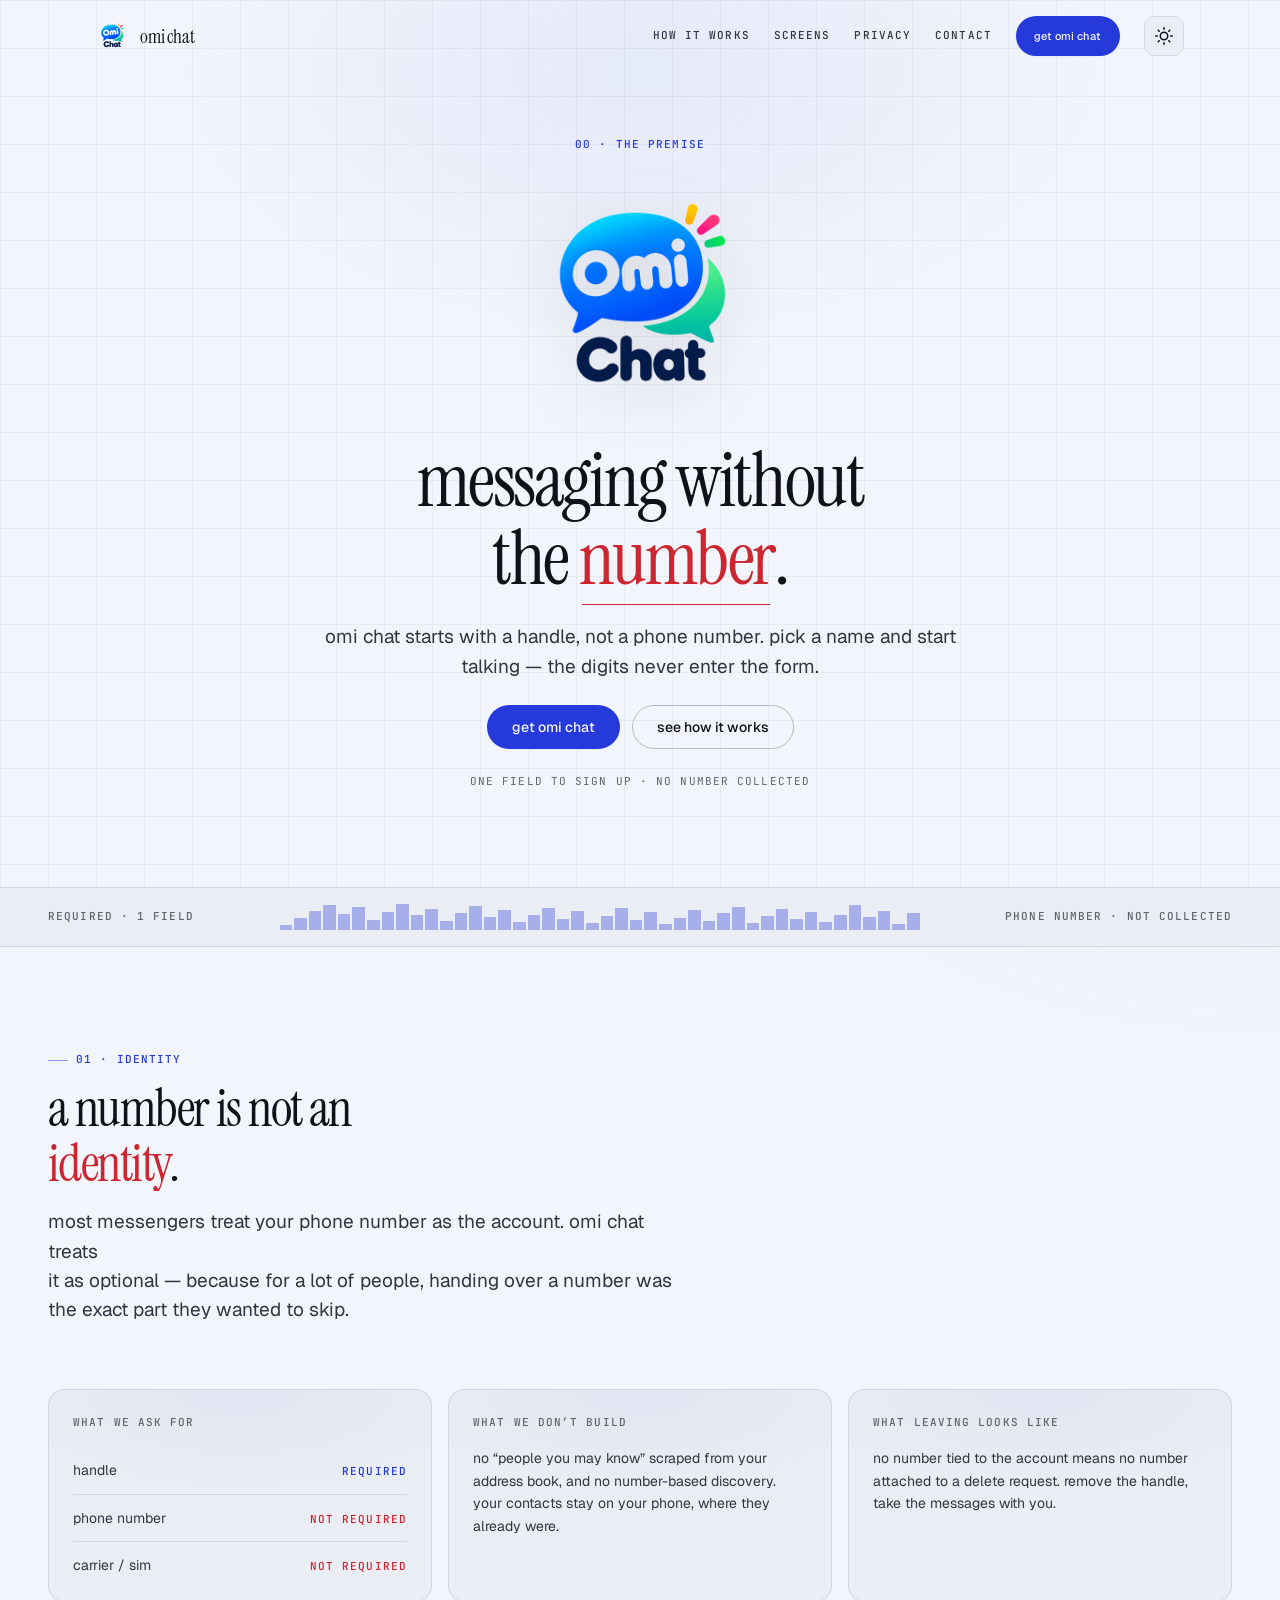
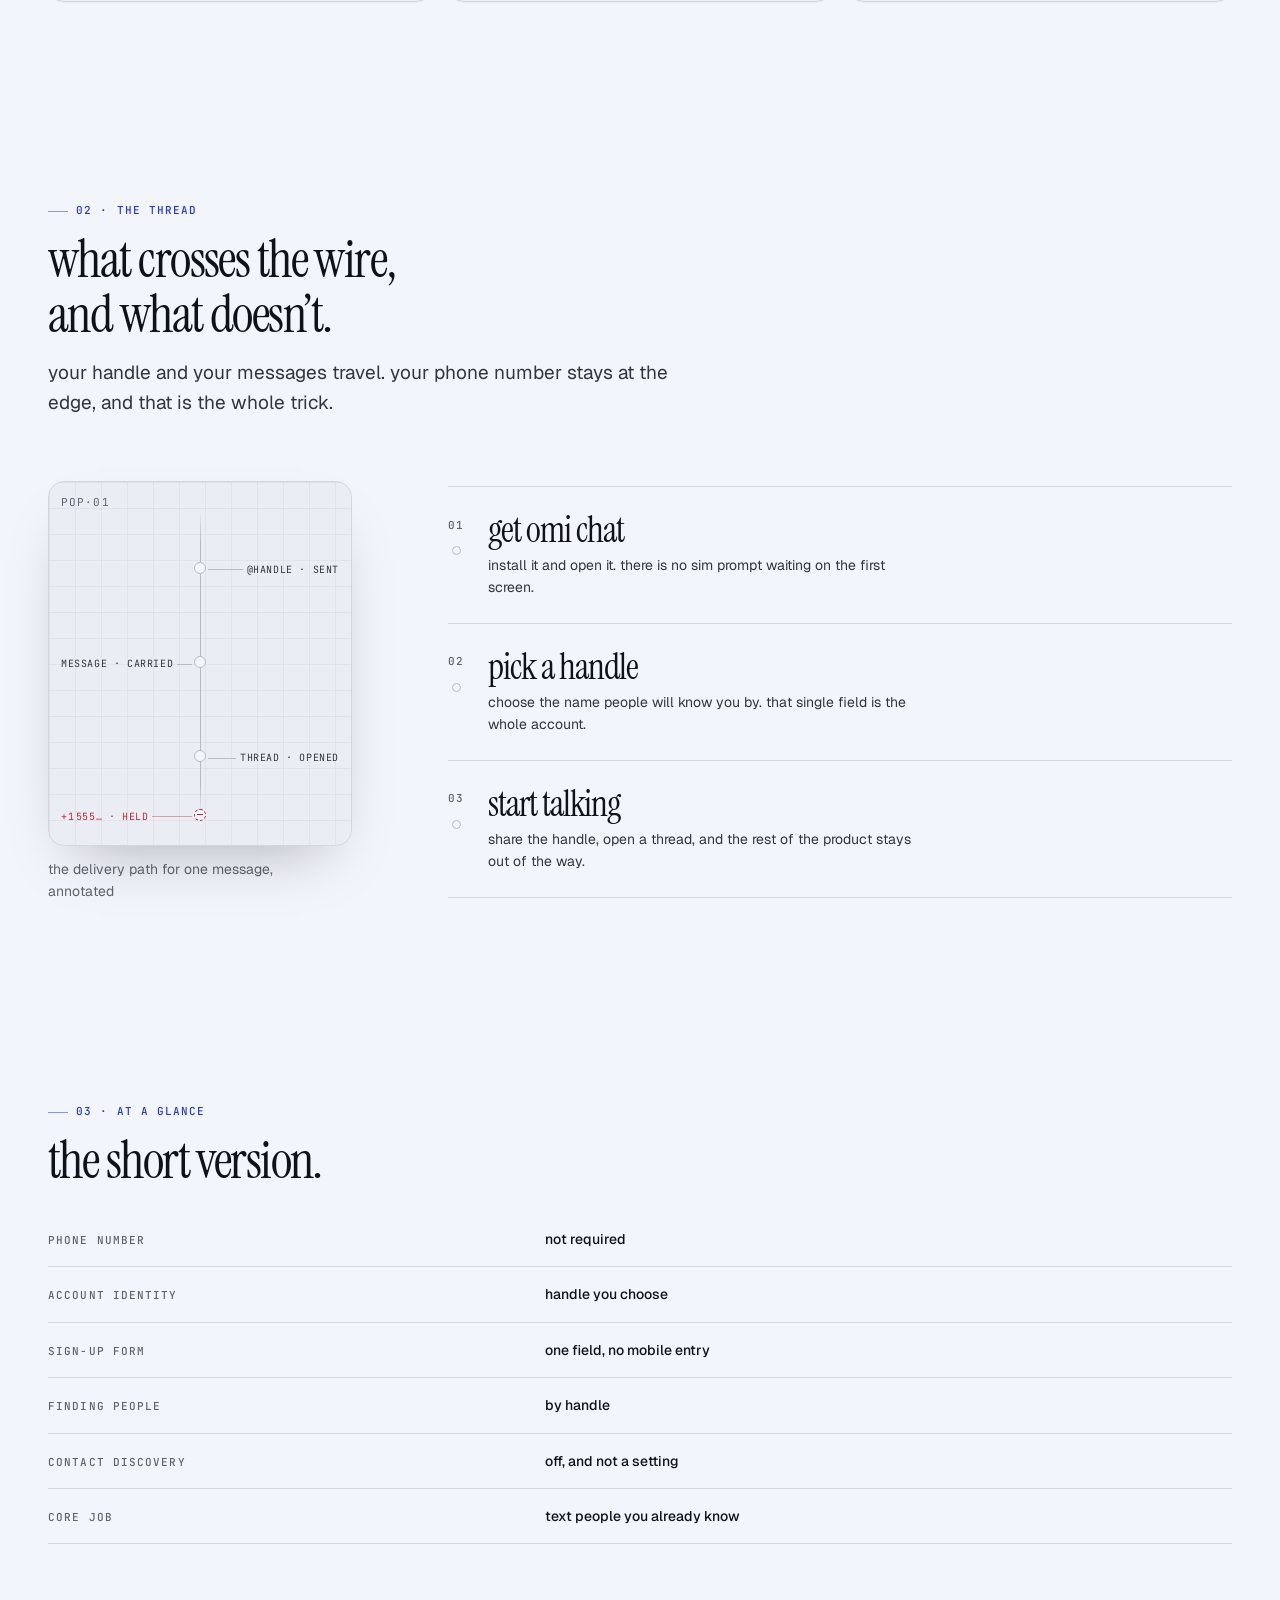
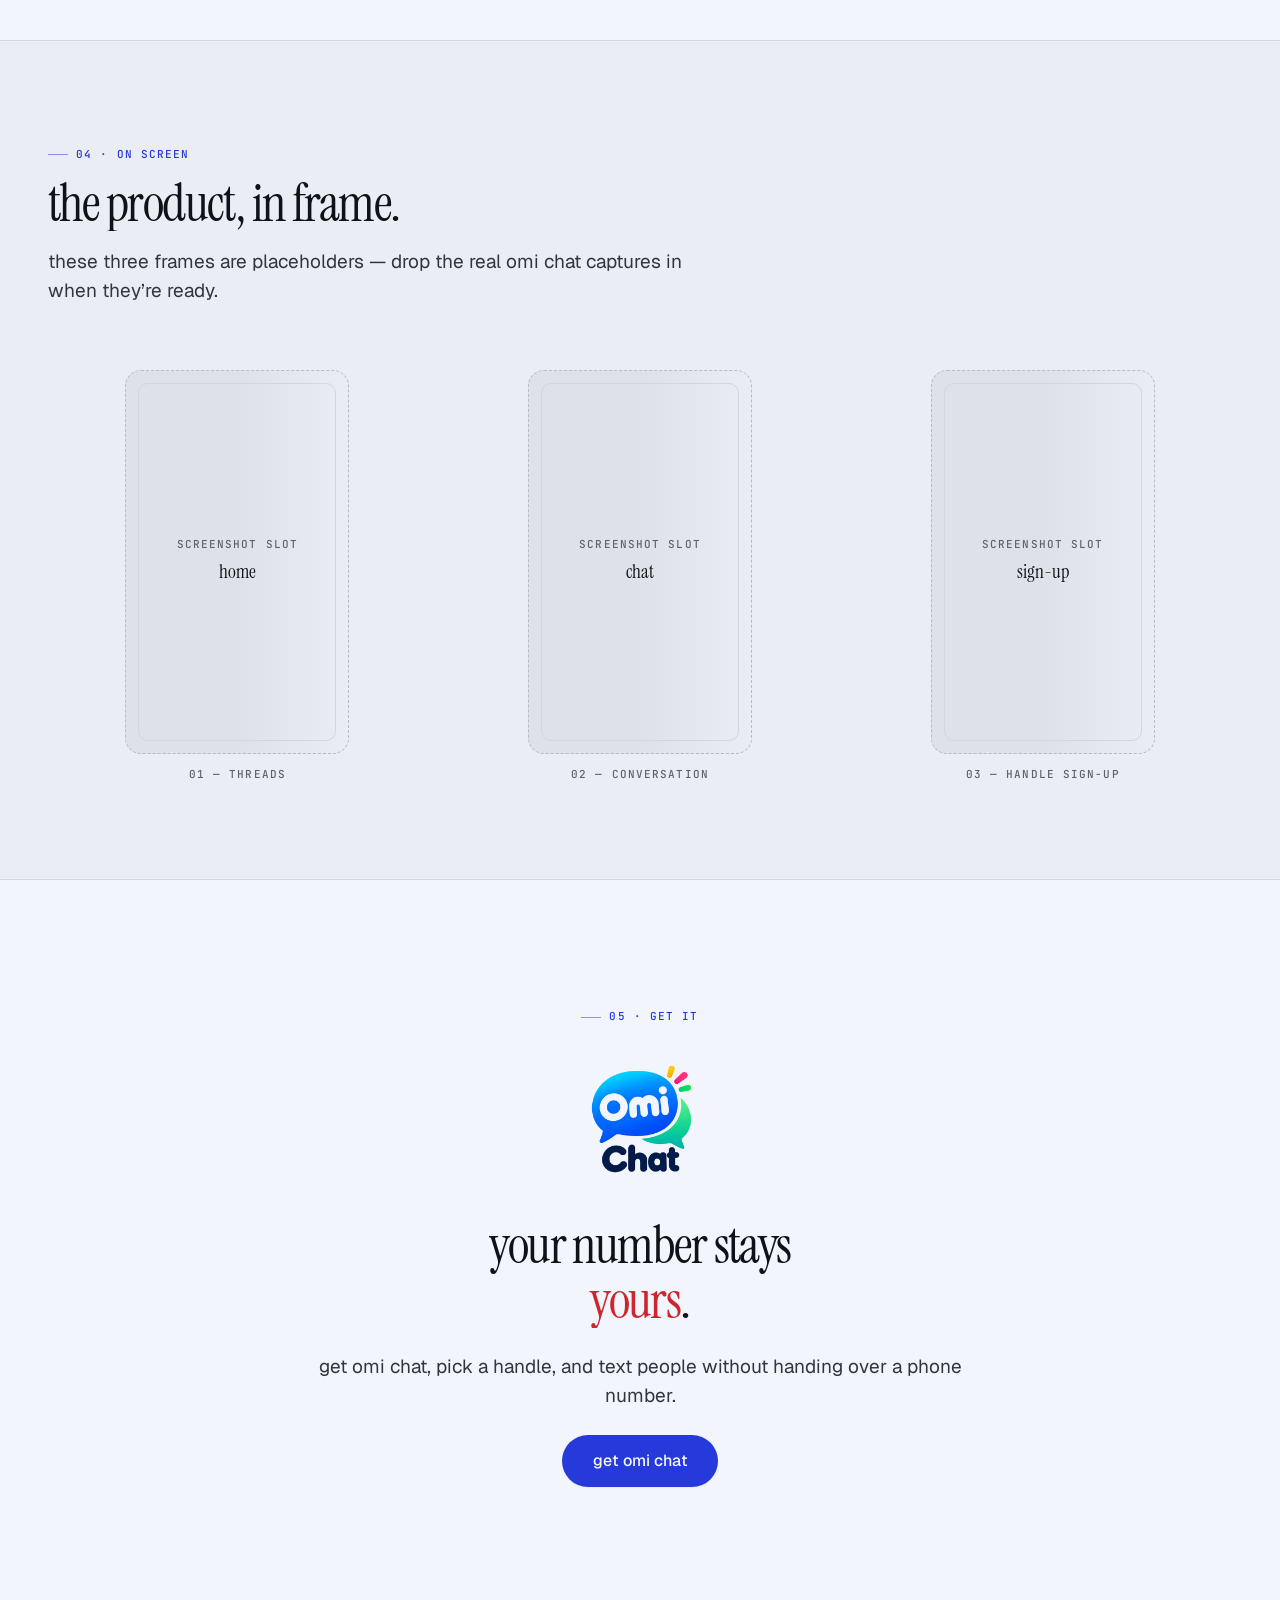
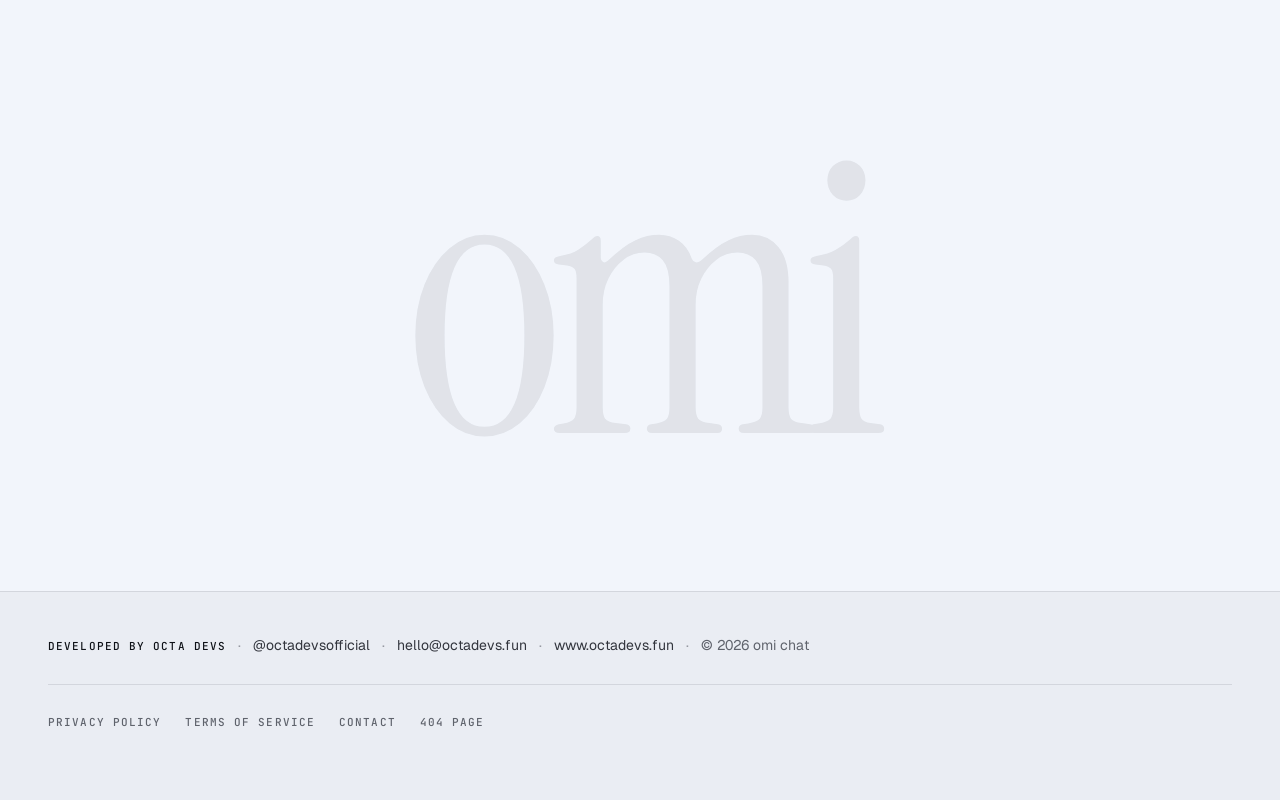
<file: index.html>
<!DOCTYPE html>
<html lang="en" class="no-js">
<head>
  <meta charset="UTF-8" />
  <meta name="viewport" content="width=device-width, initial-scale=1, viewport-fit=cover" />
  <title>Omi Chat — messaging without the number</title>
  <meta name="description" content="Omi Chat is messaging that starts with a handle, not a phone number. Pick a name. Start talking." />
  <meta name="theme-color" content="#f7f7f9" />
  <link rel="icon" type="image/svg+xml" href="data:image/svg+xml,%3Csvg xmlns='http://www.w3.org/2000/svg' viewBox='0 0 32 32'%3E%3Ccircle cx='16' cy='16' r='16' fill='%232D2D4A'/%3E%3Ctext x='50%25' y='55%25' dominant-baseline='middle' text-anchor='middle' font-family='system-ui, sans-serif' font-weight='700' font-size='15' fill='white'%3Eomi%3C/text%3E%3C/svg%3E" />
  <link rel="icon" type="image/png" href="omi-mark.png" sizes="32x32" />
  <link rel="apple-touch-icon" href="omi-mark.png" />
  <link rel="manifest" href="data:application/json,%7B%22name%22%3A%22Omi Chat%22%2C%22short_name%22%3A%22Omi Chat%22%2C%22icons%22%3A%5B%7B%22src%22%3A%22omi-mark.png%22%2C%22sizes%22%3A%22192x192%22%2C%22type%22%3A%22image/png%22%7D%5D%7D" />
  <link rel="preconnect" href="https://fonts.googleapis.com" />
  <link rel="preconnect" href="https://fonts.gstatic.com" crossorigin />
  <link href="https://fonts.googleapis.com/css2?family=Instrument+Serif:ital@0;1&family=Geist:wght@400;500;600&family=JetBrains+Mono:wght@400;500&display=swap" rel="stylesheet" />
  <link rel="stylesheet" href="styles.css" />
</head>
<body>
  <!-- Animated backgrounds -->
  <div class="bg-aurora" aria-hidden="true"></div>
  <div class="bg-orbs" aria-hidden="true"></div>
  <div class="bg-noise" aria-hidden="true"></div>

  <a class="skip-link" href="#main">Skip to content</a>

  <!-- Progressive blur scrim · sits under the nav, opacity driven by scroll -->
  <div class="pb-edge" aria-hidden="true"></div>

  <header class="nav" id="nav">
    <div class="nav__inner">
      <a class="nav__brand" href="index.html" aria-label="Omi Chat home">
        <img class="mark nav__mark" src="omi-mark.png" alt="" width="32" height="32" />
        <span class="wordmark">Omi Chat</span>
      </a>

      <nav class="nav__links" aria-label="Primary">
        <a class="nav__link" href="#how">how it works</a>
        <a class="nav__link" href="#screens">screens</a>
        <a class="nav__link" href="privacy.html">privacy</a>
        <a class="nav__link" href="contact.html">contact</a>
      </nav>

      <a class="btn btn--primary btn--sm" href="#get">get Omi Chat</a>

      <button class="btn btn--quiet btn--sm theme-toggle" id="themeToggle" type="button" aria-label="Switch to dark mode" title="Toggle theme">
        <svg class="theme-toggle__icon theme-toggle__icon--sun" width="18" height="18" viewBox="0 0 24 24" fill="none" stroke="currentColor" stroke-width="2" stroke-linecap="round" stroke-linejoin="round" aria-hidden="true"><circle cx="12" cy="12" r="5"/><path d="M12 1v2M12 21v2M4.22 4.22l1.42 1.42M18.36 18.36l1.42 1.42M1 12h2M21 12h2M4.22 19.78l1.42-1.42M18.36 5.64l1.42-1.42"/></svg>
        <svg class="theme-toggle__icon theme-toggle__icon--moon" width="18" height="18" viewBox="0 0 24 24" fill="none" stroke="currentColor" stroke-width="2" stroke-linecap="round" stroke-linejoin="round" aria-hidden="true"><path d="M21 12.79A9 9 0 1 1 11.21 3 7 7 0 0 0 21 12.79z"/></svg>
      </button>

      <button class="nav__toggle" id="navToggle" type="button" aria-expanded="false" aria-controls="sheet" aria-label="Open menu">
        <span class="nav__bars" aria-hidden="true"><i></i><i></i></span>
      </button>

      <span class="nav__progress" id="navProgress" aria-hidden="true"></span>
    </div>
  </header>

  <div class="sheet" id="sheet" hidden>
    <a class="sheet__link" href="#how">how it works</a>
    <a class="sheet__link" href="#screens">screens</a>
    <a class="sheet__link" href="privacy.html">privacy</a>
    <a class="sheet__link" href="terms.html">terms</a>
    <a class="sheet__link" href="contact.html">contact</a>
    <a class="btn btn--primary sheet__cta" href="#get">get Omi Chat</a>

    <button class="theme-toggle theme-toggle--sheet" id="themeToggleSheet" type="button" aria-label="Switch to dark mode" title="Toggle theme">
      <svg class="theme-toggle__icon theme-toggle__icon--sun" width="20" height="20" viewBox="0 0 24 24" fill="none" stroke="currentColor" stroke-width="2" stroke-linecap="round" stroke-linejoin="round" aria-hidden="true"><circle cx="12" cy="12" r="5"/><path d="M12 1v2M12 21v2M4.22 4.22l1.42 1.42M18.36 18.36l1.42 1.42M1 12h2M21 12h2M4.22 19.78l1.42-1.42M18.36 5.64l1.42-1.42"/></svg>
      <svg class="theme-toggle__icon theme-toggle__icon--moon" width="20" height="20" viewBox="0 0 24 24" fill="none" stroke="currentColor" stroke-width="2" stroke-linecap="round" stroke-linejoin="round" aria-hidden="true"><path d="M21 12.79A9 9 0 1 1 11.21 3 7 7 0 0 0 21 12.79z"/></svg>
      <span class="theme-toggle__label">Dark mode</span>
    </button>
  </div>

  <main id="main">
    <!-- Hero · centred brand mark -->
    <section class="hero">
      <div class="hero__inner reveal-parallax">
        <p class="eyebrow reveal-letters"><span class="letter">0</span><span class="letter">0</span> <span class="letter">·</span> <span class="letter">t</span><span class="letter">h</span><span class="letter">e</span> <span class="letter">p</span><span class="letter">r</span><span class="letter">e</span><span class="letter">m</span><span class="letter">i</span><span class="letter">s</span><span class="letter">e</span></p>

        <img class="mark hero__mark reveal-parallax float" src="omi-mark.png" alt="Omi Chat" width="320" height="320" />

        <h1 class="hero__title reveal-blur">messaging without the&nbsp;<em>number</em>.</h1>

        <p class="hero__lede reveal-parallax">
          Omi Chat starts with a handle, not a phone number. pick a name and
          start talking — the digits never enter the form.
        </p>

        <div class="hero__actions reveal-stack">
          <a class="btn btn--primary magnetic" href="#get">get Omi Chat</a>
          <a class="btn btn--quiet magnetic" href="#how">see how it works</a>
        </div>

        <p class="hero__note reveal-parallax">one field to sign up · no number collected</p>
      </div>
    </section>

    <!-- Meter strip -->
    <aside class="meter" aria-label="Account surface readout">
      <p class="meter__label">required · 1 field</p>
      <div class="meter__bars" aria-hidden="true">
        <span style="--h: 18%"></span><span style="--h: 44%"></span><span style="--h: 72%"></span>
        <span style="--h: 96%"></span><span style="--h: 60%"></span><span style="--h: 86%"></span>
        <span style="--h: 38%"></span><span style="--h: 68%"></span><span style="--h: 100%"></span>
        <span style="--h: 56%"></span><span style="--h: 80%"></span><span style="--h: 32%"></span>
        <span style="--h: 64%"></span><span style="--h: 92%"></span><span style="--h: 48%"></span>
        <span style="--h: 76%"></span><span style="--h: 28%"></span><span style="--h: 58%"></span>
        <span style="--h: 84%"></span><span style="--h: 42%"></span><span style="--h: 70%"></span>
        <span style="--h: 24%"></span><span style="--h: 52%"></span><span style="--h: 82%"></span>
        <span style="--h: 36%"></span><span style="--h: 66%"></span><span style="--h: 20%"></span>
        <span style="--h: 46%"></span><span style="--h: 74%"></span><span style="--h: 34%"></span>
        <span style="--h: 62%"></span><span style="--h: 88%"></span><span style="--h: 26%"></span>
        <span style="--h: 54%"></span><span style="--h: 78%"></span><span style="--h: 40%"></span>
        <span style="--h: 68%"></span><span style="--h: 30%"></span><span style="--h: 58%"></span>
        <span style="--h: 94%"></span><span style="--h: 50%"></span><span style="--h: 72%"></span>
        <span style="--h: 22%"></span><span style="--h: 64%"></span>
      </div>
      <p class="meter__label">phone number · not collected</p>
    </aside>

    <!-- 01 · identity · cards -->
    <section class="identity reveal-slide-left" id="identity">
      <div class="identity__inner reveal-group">
        <div class="section__head">
          <p class="eyebrow">01 · identity</p>
          <h2 class="section__title reveal-lines"><span class="line">a number is not an</span> <span class="line"><em>identity</em>.</span></h2>
          <p class="section__lede reveal-lines"><span class="line">most messengers treat your phone number as the account. Omi Chat treats</span> <span class="line">it as optional — because for a lot of people, handing over a number was</span> <span class="line">the exact part they wanted to skip.</span></p>
        </div>

        <div class="cards reveal-group">
          <article class="card reveal-scale card-3d" style="--i: 0">
            <p class="card__label">what we ask for</p>
            <ul class="kv">
              <li><span>handle</span><span class="kv__val">required</span></li>
              <li><span>phone number</span><span class="kv__val kv__val--off">not required</span></li>
              <li><span>carrier / sim</span><span class="kv__val kv__val--off">not required</span></li>
            </ul>
          </article>

          <article class="card reveal-scale card-3d" style="--i: 1">
            <p class="card__label">what we don&rsquo;t build</p>
            <p class="card__body">
              no &ldquo;people you may know&rdquo; scraped from your address book, and
              no number-based discovery. your contacts stay on your phone, where
              they already were.
            </p>
          </article>

          <article class="card reveal-scale card-3d" style="--i: 2">
            <p class="card__label">what leaving looks like</p>
            <p class="card__body">
              no number tied to the account means no number attached to a delete
              request. remove the handle, take the messages with you.
            </p>
          </article>
        </div>
      </div>
    </section>

    <!-- 02 · thread apparatus + stages -->
    <section class="thread reveal-slide-left" id="how">
      <div class="thread__inner reveal-group">
        <div class="section__head">
          <p class="eyebrow">02 · the thread</p>
          <h2 class="section__title reveal-lines"><span class="line">what crosses the wire,</span> <span class="line">and what doesn&rsquo;t.</span></h2>
          <p class="section__lede reveal-lines"><span class="line">your handle and your messages travel. your phone number stays at the</span> <span class="line">edge, and that is the whole trick.</span></p>
        </div>

        <div class="thread__layout reveal-group">
          <figure class="apparatus reveal-scale" id="apparatus">
            <div class="thread-frame pulse-glow">
              <span class="thread-frame__spine" aria-hidden="true"></span>
              <span class="pulse" aria-hidden="true"></span>
              <span class="pulse--rest" aria-hidden="true"></span>

              <span class="node node--a" aria-hidden="true"></span>
              <span class="node node--b" aria-hidden="true"></span>
              <span class="node node--c" aria-hidden="true"></span>
              <span class="node node--blocked" aria-hidden="true"><span class="node__bar"></span></span>

              <ul class="callouts" role="list">
                <li class="callout callout--right" style="--y: 22%"><span class="callout__text">@handle &middot; sent</span><span class="callout__line" aria-hidden="true"></span></li>
                <li class="callout callout--left" style="--y: 48%"><span class="callout__text">message &middot; carried</span><span class="callout__line" aria-hidden="true"></span></li>
                <li class="callout callout--right" style="--y: 74%"><span class="callout__text">thread &middot; opened</span><span class="callout__line" aria-hidden="true"></span></li>
                <li class="callout callout--left callout--hold" style="--y: 90%"><span class="callout__text">+1&hairsp;555&hellip; &middot; held</span><span class="callout__line" aria-hidden="true"></span></li>
              </ul>

              <span class="thread-frame__stencil" aria-hidden="true">pop&middot;01</span>
            </div>
            <figcaption class="apparatus__cap">
              the delivery path for one message, annotated
            </figcaption>
          </figure>

          <ol class="stage-list reveal-group" id="stageList">
            <li class="stage" data-stage>
              <div class="stage__rail">
                <span class="stage__num">01</span>
                <span class="stage__mark" aria-hidden="true"></span>
              </div>
              <div class="stage__body">
                <h3 class="stage__title">get Omi Chat</h3>
                <p class="stage__text">
                  install it and open it. there is no sim prompt waiting on the
                  first screen.
                </p>
              </div>
            </li>
            <li class="stage" data-stage>
              <div class="stage__rail">
                <span class="stage__num">02</span>
                <span class="stage__mark" aria-hidden="true"></span>
              </div>
              <div class="stage__body">
                <h3 class="stage__title">pick a handle</h3>
                <p class="stage__text">
                  choose the name people will know you by. that single field is the
                  whole account.
                </p>
              </div>
            </li>
            <li class="stage" data-stage>
              <div class="stage__rail">
                <span class="stage__num">03</span>
                <span class="stage__mark" aria-hidden="true"></span>
              </div>
              <div class="stage__body">
                <h3 class="stage__title">start talking</h3>
                <p class="stage__text">
                  share the handle, open a thread, and the rest of the product stays
                  out of the way.
                </p>
              </div>
            </li>
          </ol>
        </div>
      </div>
    </section>

    <!-- 03 · at a glance -->
    <section class="glance reveal-slide-right" id="glance">
      <div class="glance__inner reveal-group">
        <div class="section__head">
          <p class="eyebrow">03 · at a glance</p>
          <h2 class="section__title reveal-lines"><span class="line">the short version.</span></h2>
        </div>

        <table class="spec reveal-scale">
          <caption class="visually-hidden">Omi Chat at a glance</caption>
          <tbody>
            <tr><th scope="row">phone number</th><td>not required</td></tr>
            <tr><th scope="row">account identity</th><td>handle you choose</td></tr>
            <tr><th scope="row">sign-up form</th><td>one field, no mobile entry</td></tr>
            <tr><th scope="row">finding people</th><td>by handle</td></tr>
            <tr><th scope="row">contact discovery</th><td>off, and not a setting</td></tr>
            <tr><th scope="row">core job</th><td>text people you already know</td></tr>
          </tbody>
        </table>
      </div>
    </section>

    <!-- 04 · screenshot slots -->
    <section class="shots reveal-slide-left" id="screens">
      <div class="shots__inner reveal-group">
        <div class="section__head shots__head">
          <p class="eyebrow">04 · on screen</p>
          <h2 class="section__title reveal-lines"><span class="line">the product, in frame.</span></h2>
          <p class="section__lede reveal-lines"><span class="line">these three frames are placeholders — drop the real Omi Chat captures in</span> <span class="line">when they&rsquo;re ready.</span></p>
        </div>

        <div class="shots__grid reveal-group">
          <figure class="shot reveal-rotate" style="--i: 0">
            <div class="shot__frame shimmer">
              <span class="shot__hint">screenshot slot</span>
              <span class="shot__hint-sub">home</span>
            </div>
            <figcaption class="shot__cap">01 — threads</figcaption>
          </figure>
          <figure class="shot reveal-rotate" style="--i: 1">
            <div class="shot__frame shimmer">
              <span class="shot__hint">screenshot slot</span>
              <span class="shot__hint-sub">chat</span>
            </div>
            <figcaption class="shot__cap">02 — conversation</figcaption>
          </figure>
          <figure class="shot reveal-rotate" style="--i: 2">
            <div class="shot__frame shimmer">
              <span class="shot__hint">screenshot slot</span>
              <span class="shot__hint-sub">sign-up</span>
            </div>
            <figcaption class="shot__cap">03 — handle sign-up</figcaption>
          </figure>
        </div>
      </div>
    </section>

    <!-- 05 · close -->
    <section class="close reveal-parallax" id="get">
      <div class="close__inner reveal-group">
        <p class="eyebrow">05 · get it</p>
        <img class="mark close__mark reveal-scale float-slow" src="omi-mark.png" alt="Omi Chat" width="224" height="224" />
        <h2 class="close__title reveal-lines"><span class="line">your number stays</span> <span class="line"><em>yours</em>.</span></h2>
        <p class="close__lede reveal-lines"><span class="line">get Omi Chat, pick a handle, and text people without handing over a phone</span> <span class="line">number.</span></p>
        <div class="hero__actions reveal-scale">
          <a class="btn btn--primary btn--lg magnetic" href="https://www.octadevs.fun" rel="noopener noreferrer">get Omi Chat</a>
        </div>
      </div>
    </section>

  <!-- Big POP brand mark -->
  <div class="brand-mark" aria-hidden="true">
    <span class="brand-mark__text">omi</span>
  </div>

  </main>

  <footer class="foot">
    <div class="foot__inner">
      <p class="foot__line">
        <span class="foot__dev">developed by octa devs</span>
        <span class="foot__sep" aria-hidden="true">&middot;</span>
        <a class="foot__link" href="https://instagram.com/octadevsofficial" rel="noopener noreferrer">@octadevsofficial</a>
        <span class="foot__sep" aria-hidden="true">&middot;</span>
        <a class="foot__link" href="mailto:hello@octadevs.fun">hello@octadevs.fun</a>
        <span class="foot__sep" aria-hidden="true">&middot;</span>
        <a class="foot__link" href="https://www.octadevs.fun" rel="noopener noreferrer">www.octadevs.fun</a>
        <span class="foot__sep" aria-hidden="true">&middot;</span>
        <span>&copy; 2026 Omi Chat</span>
      </p>

      <nav class="foot__legal" aria-label="Legal">
        <a href="privacy.html">privacy policy</a>
        <a href="terms.html">terms of service</a>
        <a href="contact.html">contact</a>
        <a href="404.html">404 page</a>
      </nav>
    </div>
  </footer>

  <script src="lenis.min.js"></script>
  <script src="main.js"></script>
</body>
</html>
</file>
<file: styles.css>
/* Hallmark · pre-emit critique: P5 H5 E4 S5 R5 V5
 * Hallmark · genre: atmospheric · macrostructure: Marquee Hero (centred-logo variant)
 * theme: Lumen · drop: day (Day Foundry — cool bone canvas, deep indigo refracts)
 * enrichment: apparatus · thread indicator (hand-built CSS, one per page) + centred brand mark
 * nav: N5 Floating pill → replaced by edge bar w/ link row (subpages require real links)
 * footer: Ft4 Inline single line + legal link row
 * Day Foundry physics: NO perpetual motion. apparatus reveals once, then rests.
 */

/* ═══ Tokens · Lumen Day Foundry ═══════════════════════════ */
/* Light theme (default) */
:root,
[data-theme="light"] {
  --color-paper:        oklch(97% 0.008 265);
  --color-paper-2:      oklch(94.5% 0.009 265);
  --color-paper-3:      oklch(91% 0.010 265);
  --color-rule:         oklch(87.5% 0.010 265);
  --color-rule-2:       oklch(79% 0.012 265);
  --color-ink:          oklch(18% 0.014 265);
  --color-ink-2:        oklch(33% 0.014 265);
  --color-muted:        oklch(50% 0.014 265);
  --color-accent:       oklch(46% 0.24 268);
  --color-accent-2:     oklch(55% 0.20 24);
  --color-accent-ink:   oklch(98% 0.004 265);
  --color-glow:         oklch(58% 0.22 268 / 0.28);
  --color-glow-2:       oklch(58% 0.22 268 / 0.12);
  --color-paper-emit:   oklch(46% 0.24 268 / 0.03);
  --color-emit-card:    oklch(46% 0.24 268 / 0.045);
  --color-emit-card-hi: oklch(46% 0.24 268 / 0.10);
  --color-sheen:        oklch(100% 0 0 / 0.55);
  --rule-blueprint:     oklch(18% 0.014 265 / 0.045);
  --color-focus:        oklch(46% 0.24 268);

  /* Semantic aliases for easier theming */
  --bg-primary:   var(--color-paper);
  --bg-secondary: var(--color-paper-2);
  --bg-tertiary:  var(--color-paper-3);
  --border-subtle: var(--color-rule);
  --border-strong: var(--color-rule-2);
  --text-primary: var(--color-ink);
  --text-secondary: var(--color-ink-2);
  --text-muted: var(--color-muted);
  --accent-primary: var(--color-accent);
  --accent-secondary: var(--color-accent-2);
}

/* Dark theme */
[data-theme="dark"] {
  --color-paper:        oklch(12% 0.008 265);
  --color-paper-2:      oklch(15% 0.009 265);
  --color-paper-3:      oklch(18% 0.010 265);
  --color-rule:         oklch(25% 0.010 265);
  --color-rule-2:       oklch(35% 0.012 265);
  --color-ink:          oklch(95% 0.004 265);
  --color-ink-2:        oklch(80% 0.010 265);
  --color-muted:        oklch(55% 0.014 265);
  --color-accent:       oklch(65% 0.22 268);
  --color-accent-2:     oklch(70% 0.18 24);
  --color-accent-ink:   oklch(12% 0.008 265);
  --color-glow:         oklch(65% 0.22 268 / 0.35);
  --color-glow-2:       oklch(65% 0.22 268 / 0.15);
  --color-paper-emit:   oklch(65% 0.22 268 / 0.05);
  --color-emit-card:    oklch(65% 0.22 268 / 0.07);
  --color-emit-card-hi: oklch(65% 0.22 268 / 0.14);
  --color-sheen:        oklch(100% 0 0 / 0.15);
  --rule-blueprint:     oklch(95% 0.004 265 / 0.04);
  --color-focus:        oklch(65% 0.22 268);

  --bg-primary:   var(--color-paper);
  --bg-secondary: var(--color-paper-2);
  --bg-tertiary:  var(--color-paper-3);
  --border-subtle: var(--color-rule);
  --border-strong: var(--color-rule-2);
  --text-primary: var(--color-ink);
  --text-secondary: var(--color-ink-2);
  --text-muted: var(--color-muted);
  --accent-primary: var(--color-accent);
  --accent-secondary: var(--color-accent-2);
}

/* Theme transition */
*,
*::before,
*::after {
  transition:
    background-color var(--dur-mid) var(--ease-out),
    border-color var(--dur-mid) var(--ease-out),
    color var(--dur-mid) var(--ease-out),
    box-shadow var(--dur-mid) var(--ease-out);
}

/* Disable transitions during theme switch to prevent flash */
[data-theme-transitioning] *,
[data-theme-transitioning] *::before,
[data-theme-transitioning] *::after {
  transition-duration: 0ms !important;
}

/* ═══ Shared tokens (not theme-specific) ════════════════════════ */
:root {
  --font-display: "Instrument Serif", "Tiempos Headline", ui-serif, Georgia, serif;
  --font-body:    "Geist", ui-sans-serif, system-ui, sans-serif;
  --font-mono:    "JetBrains Mono", ui-monospace, monospace;

  --text-xs:   0.6875rem;
  --text-sm:   0.875rem;
  --text-base: 1rem;
  --text-md:   1.1875rem;
  --text-lg:   1.5rem;
  --text-xl:   1.9375rem;
  --text-display: clamp(2.5rem, 5.4vw + 0.5rem, 4.75rem);
  --text-title:   clamp(2rem, 3.6vw + 0.4rem, 3.25rem);
  --text-sub:     clamp(1.5rem, 2.4vw + 0.3rem, 2.25rem);

  --space-3xs: 0.125rem;
  --space-2xs: 0.25rem;
  --space-xs:  0.5rem;
  --space-sm:  0.75rem;
  --space-md:  1rem;
  --space-lg:  1.5rem;
  --space-xl:  2.5rem;
  --space-2xl: 4rem;
  --space-3xl: 6rem;
  --space-4xl: 8rem;

  --page-max: 74rem;
  --page-gutter: clamp(1.25rem, 4.5vw, 3rem);
  --banner-height: 4.5rem;
  --radius-card: 16px;
  --radius-btn: 999px;
  --tracking-micro: 0.10em;

  --ease-out:    cubic-bezier(0.16, 1, 0.3, 1);
  --ease-soft:   cubic-bezier(0.32, 0.08, 0.24, 1);
  --dur-micro:   120ms;
  --dur-short:   220ms;
  --dur-mid:     420ms;
  --dur-long:    680ms;

  --z-base: 1;
  --z-raised: 10;
  --z-sheet: 200;
  --z-nav: 300;
  --z-skip: 500;

  --shadow-card: 0 1px 2px oklch(18% 0.014 265 / 0.04);
  --shadow-lift: 0 18px 40px -24px oklch(18% 0.014 265 / 0.28);
  --shadow-pop:  0 28px 60px -30px oklch(18% 0.014 265 / 0.34);
}

/* ═══ Base · two registers: lowercase prose, UPPERCASE mono labels ═══ */
*, *::before, *::after { box-sizing: border-box; }

html {
  overflow-x: clip;
  /* Lenis drives scrolling itself; native smooth would fight its easing
     curve and double-ease anchor jumps. Lenis adds .lenis on <html>. */
  scroll-behavior: auto;
  scroll-padding-top: calc(var(--banner-height) + var(--space-lg));
  -webkit-text-size-adjust: 100%;
}

/* Lenis: required root hooks */
html.lenis, html.lenis body { height: auto; }
.lenis.lenis-smooth { scroll-behavior: auto !important; }
.lenis.lenis-stopped { overflow: hidden; }

/* lenis.min.js blocked or unavailable: hand scrolling back to the browser
   so anchor links still ease instead of jumping. */
html.no-lenis { scroll-behavior: smooth; }

body {
  margin: 0;
  overflow-x: clip;
  background: var(--color-paper);
  color: var(--color-ink-2);
  font-family: var(--font-body);
  font-weight: 400;
  font-size: var(--text-base);
  line-height: 1.6;
  text-transform: lowercase;
  font-variant-numeric: tabular-nums;
  -webkit-font-smoothing: antialiased;
}

img { display: block; max-width: 100%; height: auto; }
a { color: inherit; text-decoration: none; }
button { font: inherit; color: inherit; background: none; border: 0; cursor: pointer; }
h1, h2, h3, h4, p, ul, ol, dl, dd, figure, table { margin: 0; }
ul, ol { padding: 0; list-style: none; }
table { border-collapse: collapse; width: 100%; }
em { font-style: normal; }
strong { font-weight: 600; color: var(--color-ink); }

:focus-visible { outline: 2px solid var(--color-focus); outline-offset: 3px; border-radius: 3px; }

.skip-link {
  position: absolute;
  left: var(--space-md);
  top: -120px;
  z-index: var(--z-skip);
  display: inline-flex;
  align-items: center;
  min-height: 40px;
  padding: var(--space-xs) var(--space-md);
  background: var(--color-accent);
  color: var(--color-accent-ink);
  font-family: var(--font-mono);
  font-size: var(--text-xs);
  letter-spacing: var(--tracking-micro);
  text-transform: uppercase;
  border-radius: var(--radius-btn);
}
.skip-link:focus { top: var(--space-md); }

.visually-hidden {
  position: absolute;
  width: 1px;
  height: 1px;
  margin: -1px;
  padding: 0;
  overflow: hidden;
  clip: rect(0 0 0 0);
  clip-path: inset(50%);
  white-space: nowrap;
  border: 0;
}

/* ═══ Registers ════════════════════════════════════════════ */
.eyebrow,
.meter__label,
.card__label,
.stage__num,
.shot__hint,
.shot__cap,
.nav__link,
.foot__dev,
.foot__legal a,
.kv__val {
  font-family: var(--font-mono);
  font-size: var(--text-xs);
  font-weight: 500;
  letter-spacing: var(--tracking-micro);
  text-transform: uppercase;
}

.eyebrow {
  display: inline-flex;
  align-items: center;
  gap: var(--space-xs);
  color: var(--color-accent);
}
.eyebrow::before {
  content: "";
  width: 1.25rem;
  height: 1px;
  background: currentColor;
  opacity: 0.5;
}

.wordmark {
  font-family: var(--font-display);
  font-size: var(--text-md);
  letter-spacing: -0.01em;
  color: var(--color-ink);
  line-height: 1;
}

/* ═══ Progressive blur · top edge scrim ═══════════════════
 * A fixed strip under the nav whose blur and opacity ramp up as the page
 * scrolls, so content passing beneath the nav reads as frosted glass rather
 * than colliding with the links. --pb-p (0..1) is written by main.js.
 * Backing-filter blur is expensive, so the ramp stops once it is fully
 * opaque and the scrim is skipped entirely for reduced-motion users.
 */
.pb-edge {
  position: fixed;
  inset: 0 0 auto 0;
  height: calc(var(--banner-height) + var(--space-2xl));
  z-index: calc(var(--z-nav) - 1);
  pointer-events: none;
  opacity: var(--pb-p, 0);
  backdrop-filter: blur(calc(var(--pb-p, 0) * 10px));
  -webkit-backdrop-filter: blur(calc(var(--pb-p, 0) * 10px));
  background: linear-gradient(
    to bottom,
    var(--color-paper) 0%,
    color-mix(in oklab, var(--color-paper) 72%, transparent) 46%,
    transparent 100%
  );
  will-change: opacity, backdrop-filter;
}
/* Cheap geometric approximation for browsers without backdrop-filter:
   a gradient scrim alone still separates the nav from the content. */
@supports not ((backdrop-filter: blur(1px)) or (-webkit-backdrop-filter: blur(1px))) {
  .pb-edge { background: linear-gradient(to bottom, var(--color-paper) 55%, transparent 100%); }
}
@media (prefers-reduced-motion: reduce) {
  .pb-edge { backdrop-filter: none; -webkit-backdrop-filter: none; will-change: opacity; }
}

/* The logo is a transparent PNG, so no blend mode is needed to drop it into
   the canvas. mix-blend-mode was previously required because the mark was a
   JPG carrying a near-white ground. */
.mark { display: block; }
.nav__mark { width: 2rem; height: 2rem; object-fit: contain; }

/* Dark mode: the mark is a saturated blue, which reads a little dim against
   the near-black canvas, so lift it slightly rather than inverting it. */
[data-theme="dark"] .mark {
  filter: brightness(1.18) saturate(1.05);
}

/* ═══ Buttons ══════════════════════════════════════════════ */
.btn {
  display: inline-flex;
  align-items: center;
  justify-content: center;
  gap: var(--space-xs);
  min-height: 44px;
  padding: 0.7rem 1.5rem;
  border: 1px solid transparent;
  border-radius: var(--radius-btn);
  font-family: var(--font-body);
  font-size: var(--text-sm);
  font-weight: 500;
  line-height: 1;
  white-space: nowrap;
  cursor: pointer;
  transition:
    background-color var(--dur-short) var(--ease-soft),
    border-color var(--dur-short) var(--ease-soft),
    color var(--dur-short) var(--ease-soft),
    box-shadow var(--dur-short) var(--ease-soft),
    transform var(--dur-micro) var(--ease-soft);
}
.btn--primary {
  background: var(--color-accent);
  color: var(--color-accent-ink);
  box-shadow: var(--shadow-card);
}
.btn--primary:hover,
.btn--primary:focus-visible {
  background: oklch(41% 0.24 268);
  box-shadow: 0 0 0 4px var(--color-glow-2);
}
.btn--primary:active { transform: translateY(1px); }

.btn--quiet {
  background: transparent;
  color: var(--color-ink);
  border-color: var(--color-rule-2);
}
.btn--quiet:hover,
.btn--quiet:focus-visible {
  border-color: var(--color-ink);
  background: oklch(100% 0 0 / 0.7);
}
.btn--quiet:active { transform: translateY(1px); }

.btn--sm { min-height: 40px; padding: 0.5rem 1.1rem; font-size: var(--text-xs); }
.btn--lg { min-height: 52px; padding: 0.9rem 1.85rem; font-size: var(--text-base); }

.btn:disabled,
.btn[aria-disabled="true"] {
  opacity: 0.45;
  cursor: not-allowed;
  box-shadow: none;
  transform: none;
}

/* ═══ Theme Toggle ═════════════════════════════════════════ */
.theme-toggle {
  display: inline-grid;
  place-items: center;
  width: 40px;
  height: 40px;
  border: 1px solid var(--border-subtle);
  border-radius: 10px;
  color: var(--text-primary);
  background: var(--bg-secondary);
  transition:
    border-color var(--dur-short) var(--ease-out),
    background-color var(--dur-short) var(--ease-out),
    transform var(--dur-micro) var(--ease-out);
}
.theme-toggle:hover {
  border-color: var(--border-strong);
  background: var(--bg-tertiary);
}
.theme-toggle:active {
  transform: scale(0.95);
}
.theme-toggle__icon {
  position: absolute;
  transition:
    opacity var(--dur-short) var(--ease-out),
    transform var(--dur-short) var(--ease-out);
}
.theme-toggle__icon--sun {
  opacity: 1;
  transform: rotate(0deg) scale(1);
}
.theme-toggle__icon--moon {
  opacity: 0;
  transform: rotate(-90deg) scale(0.8);
}
[data-theme="dark"] .theme-toggle__icon--sun {
  opacity: 0;
  transform: rotate(90deg) scale(0.8);
}
[data-theme="dark"] .theme-toggle__icon--moon {
  opacity: 1;
  transform: rotate(0deg) scale(1);
}
.theme-toggle:focus-visible {
  outline: 2px solid var(--color-focus);
  outline-offset: 2px;
}

/* Sheet (mobile) theme toggle variant */
.theme-toggle--sheet {
  display: inline-flex;
  align-items: center;
  justify-content: center;
  gap: var(--space-sm);
  width: 100%;
  height: 48px;
  margin-top: var(--space-md);
  padding: 0 var(--space-md);
  border: 1px solid var(--border-subtle);
  border-radius: var(--radius-btn);
  color: var(--text-primary);
  background: var(--bg-secondary);
  font-family: var(--font-mono);
  font-size: var(--text-xs);
  font-weight: 500;
  letter-spacing: var(--tracking-micro);
  text-transform: uppercase;
  transition:
    border-color var(--dur-short) var(--ease-out),
    background-color var(--dur-short) var(--ease-out);
}
.theme-toggle--sheet:hover {
  border-color: var(--border-strong);
  background: var(--bg-tertiary);
}
.theme-toggle--sheet:focus-visible {
  outline: 2px solid var(--color-focus);
  outline-offset: 2px;
}
.theme-toggle--sheet .theme-toggle__icon {
  position: static;
  transform: none !important;
  opacity: 1 !important;
}
[data-theme="dark"] .theme-toggle--sheet .theme-toggle__icon--sun {
  display: none;
}
[data-theme="light"] .theme-toggle--sheet .theme-toggle__icon--moon {
  display: none;
}

/* ═══ Loader / Skeleton Screen ══════════════════════════════ */
.loader {
  position: fixed;
  inset: 0;
  z-index: 1000;
  background: var(--bg-primary);
  display: grid;
  place-items: center;
  transition:
    opacity var(--dur-long) var(--ease-out),
    visibility var(--dur-long) var(--ease-out);
}
.loader.is-hidden {
  opacity: 0;
  visibility: hidden;
  pointer-events: none;
}
.loader__inner {
  display: grid;
  gap: var(--space-lg);
  justify-items: center;
  text-align: center;
}
.loader__mark {
  width: 80px;
  height: 80px;
  background:
    radial-gradient(60% 60% at 50% 0%, var(--color-emit-card) 0%, transparent 70%),
    var(--bg-secondary);
  border: 1px solid var(--border-subtle);
  border-radius: 16px;
  animation: loader-pulse 1.6s var(--ease-soft) infinite;
}
@keyframes loader-pulse {
  0%, 100% { box-shadow: 0 0 0 0 var(--color-glow-2); }
  50% { box-shadow: 0 0 0 12px var(--color-glow-2); }
}
.loader__text {
  display: grid;
  gap: var(--space-2xs);
  width: 100%;
  max-width: 160px;
}
.loader__bar {
  height: 8px;
  border-radius: 4px;
  background: linear-gradient(90deg, var(--bg-tertiary) 25%, var(--bg-secondary) 50%, var(--bg-tertiary) 75%);
  background-size: 200% 100%;
  animation: loader-shimmer 1.4s var(--ease-out) infinite;
}
.loader__bar:nth-child(2) { width: 70%; animation-delay: 0.1s; }
.loader__bar:nth-child(3) { width: 45%; animation-delay: 0.2s; }
@keyframes loader-shimmer {
  0% { background-position: 200% 0; }
  100% { background-position: -200% 0; }
}

/* Skeleton loaders for content */
.skeleton {
  background: linear-gradient(90deg, var(--bg-tertiary) 25%, var(--bg-secondary) 50%, var(--bg-tertiary) 75%);
  background-size: 200% 100%;
  animation: loader-shimmer 1.4s var(--ease-out) infinite;
  border-radius: 4px;
}
.skeleton--text {
  height: 1em;
  width: 100%;
}
.skeleton--title {
  height: 2.5rem;
  width: 60%;
  max-width: 300px;
  border-radius: 2px;
}
.skeleton--card {
  aspect-ratio: 9/16;
  border-radius: var(--radius-card);
}
.skeleton--circle {
  width: 48px;
  height: 48px;
  border-radius: 50%;
}
.skeleton--btn {
  width: 140px;
  height: 44px;
  border-radius: var(--radius-btn);
}

/* ═══ Nav · edge bar with link row ═════════════════════════ */
.nav {
  position: fixed;
  inset: 0 0 auto;
  z-index: var(--z-nav);
  background: transparent;
  border-bottom: 1px solid transparent;
  transition:
    background-color var(--dur-short) var(--ease-out),
    border-color var(--dur-short) var(--ease-out),
    box-shadow var(--dur-short) var(--ease-out);
}
.nav.is-scrolled {
  background: var(--color-paper);
  border-bottom-color: var(--color-rule);
  box-shadow: 0 1px 0 oklch(18% 0.014 265 / 0.02);
}
.nav__inner {
  position: relative;
  max-width: var(--page-max);
  margin: 0 auto;
  padding-inline: var(--page-gutter);
  min-height: var(--banner-height);
  display: flex;
  align-items: center;
  gap: var(--space-lg);
}
.nav__brand {
  display: inline-flex;
  align-items: center;
  gap: var(--space-sm);
  margin-right: auto;
  min-width: 0;
  padding-block: var(--space-xs);
}
.nav__links {
  display: none;
  align-items: center;
  gap: var(--space-lg);
}
.nav__link {
  position: relative;
  color: var(--color-ink-2);
  padding-block: 0.35rem;
  transition: color var(--dur-short) var(--ease-out);
}
.nav__link::after {
  content: "";
  position: absolute;
  left: 0;
  right: 0;
  bottom: 0;
  height: 1px;
  background: currentColor;
  transform: scaleX(0);
  transform-origin: left;
  transition: transform var(--dur-mid) var(--ease-soft);
}
.nav__link:hover,
.nav__link:focus-visible { color: var(--color-ink); }
.nav__link:hover::after,
.nav__link:focus-visible::after { transform: scaleX(1); }
.nav__link[aria-current="page"] { color: var(--color-ink); }
.nav__link[aria-current="page"]::after { transform: scaleX(1); }

.nav__toggle {
  display: inline-grid;
  place-items: center;
  width: 40px;
  height: 40px;
  margin-right: calc(var(--space-2xs) * -1);
  border: 1px solid var(--color-rule);
  border-radius: 10px;
  color: var(--color-ink);
  transition: border-color var(--dur-short) var(--ease-out), background-color var(--dur-short) var(--ease-out);
}
.nav__toggle:hover { border-color: var(--color-rule-2); background: oklch(100% 0 0 / 0.7); }
.nav__bars { display: grid; gap: 5px; width: 17px; }
.nav__bars i {
  display: block;
  height: 1.5px;
  background: currentColor;
  border-radius: 1px;
  transition: transform var(--dur-short) var(--ease-soft), opacity var(--dur-short) var(--ease-soft);
}
.nav__toggle[aria-expanded="true"] .nav__bars i:first-child { transform: translateY(3.25px) rotate(45deg); }
.nav__toggle[aria-expanded="true"] .nav__bars i:last-child { transform: translateY(-3.25px) rotate(-45deg); }

/* Scroll progress hairline */
.nav__progress {
  position: absolute;
  left: 0;
  right: 0;
  bottom: -1px;
  height: 1.5px;
  background: var(--color-accent);
  transform: scaleX(var(--progress, 0));
  transform-origin: left;
  opacity: 0.85;
}

/* Mobile sheet */
.sheet {
  position: fixed;
  inset: var(--banner-height) 0 auto;
  z-index: var(--z-sheet);
  background: var(--color-paper);
  border-bottom: 1px solid var(--color-rule);
  box-shadow: var(--shadow-pop);
  padding: var(--space-md) var(--page-gutter) var(--space-lg);
  display: grid;
  gap: var(--space-2xs);
  opacity: 0;
  transform: translateY(-8px);
  transition:
    opacity var(--dur-mid) var(--ease-soft),
    transform var(--dur-mid) var(--ease-soft),
    visibility 0s linear var(--dur-mid);
  visibility: hidden;
}
.sheet.is-open {
  opacity: 1;
  transform: none;
  visibility: visible;
  transition:
    opacity var(--dur-mid) var(--ease-soft),
    transform var(--dur-mid) var(--ease-soft),
    visibility 0s linear 0s;
}
.sheet__link {
  display: flex;
  align-items: center;
  justify-content: space-between;
  gap: var(--space-md);
  padding: var(--space-md) 0;
  border-bottom: 1px solid var(--color-rule);
  font-family: var(--font-display);
  font-size: var(--text-lg);
  color: var(--color-ink);
  letter-spacing: -0.015em;
}
.sheet__link::after {
  content: "→";
  font-family: var(--font-body);
  font-size: var(--text-sm);
  color: var(--color-accent);
  opacity: 0;
  transform: translateX(-6px);
  transition: opacity var(--dur-short) var(--ease-out), transform var(--dur-short) var(--ease-out);
}
.sheet__link:hover::after,
.sheet__link:focus-visible::after { opacity: 1; transform: none; }
.sheet__link[aria-current="page"] { color: var(--color-accent); }
.sheet__cta { margin-top: var(--space-md); }

@media (min-width: 62rem) {
  .nav__links { display: flex; }
  .nav__toggle, .sheet { display: none; }
  .nav__inner > .btn { display: inline-flex; }
}
@media (max-width: 61.999rem) {
  .nav__inner > .btn:not(.theme-toggle) { display: none; }
  .theme-toggle { display: inline-grid !important; visibility: visible !important; opacity: 1 !important; }
}

/* ═══ Animated Backgrounds ════════════════════════════════════ */

/* Mesh gradient background — static paint, no per-frame gradient recalc */
.bg-mesh {
  position: fixed;
  inset: 0;
  z-index: -1;
  background:
    radial-gradient(ellipse 80% 50% at 20% 10%, var(--color-paper-emit) 0%, transparent 50%),
    radial-gradient(ellipse 60% 40% at 80% 90%, var(--color-emit-card) 0%, transparent 50%),
    radial-gradient(ellipse 40% 60% at 50% 50%, var(--color-emit-card-hi) 0%, transparent 60%),
    var(--bg-primary);
}

/* Floating orbs — transform-only, promoted to its own layer */
.bg-orbs {
  position: fixed;
  inset: 0;
  z-index: -1;
  pointer-events: none;
  overflow: hidden;
  contain: strict;
}
.bg-orbs::before,
.bg-orbs::after {
  content: "";
  position: absolute;
  border-radius: 50%;
  opacity: 0.12;
  will-change: transform;
  animation: orb-float 18s var(--ease-soft) infinite;
}
.bg-orbs::before {
  width: 46vmax;
  height: 46vmax;
  background: radial-gradient(circle, var(--color-accent) 0%, transparent 70%);
  top: -20vmax;
  left: -18vmax;
  animation-delay: 0s;
}
.bg-orbs::after {
  width: 38vmax;
  height: 38vmax;
  background: radial-gradient(circle, var(--color-accent-2) 0%, transparent 70%);
  bottom: -16vmax;
  right: -14vmax;
  animation-delay: -9s;
}
@keyframes orb-float {
  0%, 100% { transform: translate3d(0, 0, 0) scale(1); }
  33%      { transform: translate3d(4vmax, -3vmax, 0) scale(1.06); }
  66%      { transform: translate3d(-2vmax, 3vmax, 0) scale(0.94); }
}

/* Animated grid lines */
.bg-grid {
  position: fixed;
  inset: 0;
  z-index: -1;
  background-image:
    linear-gradient(var(--border-subtle) 1px, transparent 1px),
    linear-gradient(90deg, var(--border-subtle) 1px, transparent 1px);
  background-size: 60px 60px;
  opacity: 0.3;
}

/* Noise texture overlay — static, no 20fps transform churn */
.bg-noise {
  position: fixed;
  inset: 0;
  z-index: -1;
  opacity: 0.02;
  pointer-events: none;
  background-image: url("data:image/svg+xml,%3Csvg viewBox='0 0 256 256' xmlns='http://www.w3.org/2000/svg'%3E%3Cfilter id='noise'%3E%3CfeTurbulence type='fractalNoise' baseFrequency='0.9' numOctaves='4' stitchTiles='stitch'/%3E%3C/filter%3E%3Crect width='100%25' height='100%25' filter='url(%23noise)'/%3E%3C/svg%3E");
}

/* Aurora — gradient painted once, movement happens on a composited layer */
.bg-aurora {
  position: fixed;
  inset: -25%;
  z-index: -2;
  pointer-events: none;
  background:
    radial-gradient(ellipse 60% 45% at 50% 25%,
      var(--color-paper-emit) 0%,
      transparent 65%),
    radial-gradient(ellipse 45% 40% at 20% 60%,
      oklch(55% 0.20 24 / 0.06) 0%,
      transparent 60%),
    radial-gradient(ellipse 45% 40% at 82% 70%,
      oklch(46% 0.24 268 / 0.06) 0%,
      transparent 60%);
  will-change: transform;
  animation: aurora-drift 30s var(--ease-soft) infinite alternate;
}
@keyframes aurora-drift {
  from { transform: translate3d(-3%, -2%, 0) scale(1); }
  to   { transform: translate3d(3%, 2%, 0) scale(1.08); }
}

/* ═══ Hero · centred brand mark ════════════════════════════ */
.hero {
  position: relative;
  overflow: clip;
  padding: calc(var(--banner-height) + var(--space-2xl)) var(--page-gutter) var(--space-3xl);
  background:
    linear-gradient(var(--rule-blueprint) 1px, transparent 1px) 0 0 / 48px 48px,
    linear-gradient(90deg, var(--rule-blueprint) 1px, transparent 1px) 0 0 / 48px 48px,
    radial-gradient(56% 46% at 50% 8%, var(--color-paper-emit) 0%, transparent 68%),
    var(--color-paper);
}
/* Soft glow that breathes over the grid — opacity only, no filter clone */
.hero::before {
  content: "";
  position: absolute;
  inset: 0;
  z-index: 0;
  pointer-events: none;
  background: radial-gradient(56% 46% at 50% 8%, var(--color-paper-emit) 0%, transparent 68%);
  will-change: opacity;
  animation: hero-glow 9s var(--ease-soft) infinite alternate;
}
@keyframes hero-glow {
  from { opacity: 0.45; }
  to   { opacity: 1; }
}
.hero__inner {
  position: relative;
  z-index: 1;
}
.hero__inner {
  max-width: 56rem;
  margin: 0 auto;
  display: grid;
  justify-items: center;
  text-align: center;
  gap: var(--space-lg);
}
.hero__mark {
  /* square mark, so size by height budget rather than the old wide ratio */
  width: auto;
  height: min(15rem, 42vh);
  filter: drop-shadow(0 14px 30px oklch(18% 0.014 265 / 0.10));
  animation: mark-in var(--dur-long) var(--ease-out) backwards;
}
@keyframes mark-in {
  from { opacity: 0; transform: translateY(10px) scale(0.975); }
  to   { opacity: 1; transform: none; }
}
.hero__title {
  font-family: var(--font-display);
  font-weight: 400;
  font-size: var(--text-display);
  line-height: 1.03;
  letter-spacing: -0.032em;
  color: var(--color-ink);
  max-width: 17ch;
  overflow-wrap: anywhere;
  animation: rise-in var(--dur-long) var(--ease-out) 140ms backwards;
}
.hero__title em {
  color: var(--color-accent-2);
  position: relative;
  white-space: nowrap;
}
.hero__title em::after {
  content: "";
  position: absolute;
  left: 0.05em;
  right: 0.05em;
  bottom: 0.04em;
  height: 1px;
  background: var(--color-accent-2);
  transform-origin: left;
  animation: pivot-underline 320ms var(--ease-soft) 900ms backwards;
}
@keyframes pivot-underline {
  from { transform: scaleX(0); }
  to   { transform: scaleX(1); }
}
@keyframes rise-in {
  from { opacity: 0; transform: translateY(14px); }
  to   { opacity: 1; transform: none; }
}
.hero__lede {
  font-size: var(--text-md);
  line-height: 1.55;
  color: var(--color-ink-2);
  max-width: 52ch;
  animation: rise-in var(--dur-long) var(--ease-out) 240ms backwards;
}
.hero__actions {
  display: flex;
  flex-wrap: wrap;
  gap: var(--space-sm);
  justify-content: center;
  animation: rise-in var(--dur-long) var(--ease-out) 340ms backwards;
}
.hero__note {
  font-family: var(--font-mono);
  font-size: var(--text-xs);
  letter-spacing: var(--tracking-micro);
  text-transform: uppercase;
  color: var(--color-muted);
  animation: rise-in var(--dur-long) var(--ease-out) 430ms backwards;
}

/* ═══ Meter strip ══════════════════════════════════════════ */
.meter {
  display: grid;
  grid-template-columns: minmax(0, 1fr);
  gap: var(--space-xs);
  padding: var(--space-md) var(--page-gutter);
  border-block: 1px solid var(--color-rule);
  background: var(--color-paper-2);
  justify-items: center;
  text-align: center;
}
.meter__label { color: var(--color-muted); }
.meter__bars {
  display: flex;
  gap: 2px;
  align-items: flex-end;
  height: 26px;
  width: 100%;
  max-width: 40rem;
}
.meter__bars > span {
  flex: 1;
  min-width: 1px;
  height: var(--h);
  background: var(--color-accent);
  opacity: 0.34;
  border-radius: 0.5px;
}
@media (min-width: 44rem) {
  .meter {
    grid-template-columns: auto minmax(0, 1fr) auto;
    align-items: center;
    gap: var(--space-lg);
    text-align: left;
  }
  .meter__label { white-space: nowrap; }
  .meter__label:last-of-type { text-align: right; }
}

/* ═══ Sections · shared heads ══════════════════════════════ */
.identity,
.thread,
.glance,
.shots,
.close {
  padding: var(--space-3xl) var(--page-gutter);
}
.identity__inner,
.thread__inner,
.glance__inner,
.shots__inner,
.close__inner {
  max-width: var(--page-max);
  margin: 0 auto;
}
.section__title {
  font-family: var(--font-display);
  font-weight: 400;
  font-size: var(--text-title);
  line-height: 1.06;
  letter-spacing: -0.03em;
  color: var(--color-ink);
  max-width: 18ch;
  margin-block: var(--space-sm) var(--space-md);
  overflow-wrap: anywhere;
}
.section__title em { color: var(--color-accent-2); }
.section__lede {
  font-size: var(--text-md);
  line-height: 1.55;
  color: var(--color-ink-2);
  max-width: 58ch;
}
.section__head { max-width: 58ch; }

/* ═══ 01 · cards with inner emission + one-shot sheen ═════ */
.cards {
  display: grid;
  grid-template-columns: minmax(0, 1fr);
  gap: var(--space-md);
  margin-top: var(--space-2xl);
}
.card {
  position: relative;
  overflow: hidden;
  border: 1px solid var(--color-rule);
  border-radius: var(--radius-card);
  padding: var(--space-lg);
  background:
    radial-gradient(88% 66% at 50% 0%, var(--color-emit-card) 0%, transparent 72%),
    var(--color-paper-2);
  box-shadow: var(--shadow-card);
  transition:
    transform var(--dur-short) var(--ease-soft),
    border-color var(--dur-short) var(--ease-soft),
    box-shadow var(--dur-short) var(--ease-soft);
}
.card::after {
  content: "";
  position: absolute;
  inset: 0;
  background: linear-gradient(
    105deg,
    transparent 38%,
    var(--color-sheen) 50%,
    transparent 62%
  );
  transform: translateX(-120%);
  opacity: 0;
  pointer-events: none;
}
@media (hover: hover) and (pointer: fine) {
  .card:hover {
    transform: translateY(-5px);
    border-color: var(--color-rule-2);
    box-shadow: var(--shadow-lift);
  }
  .card:hover::after {
    opacity: 0.5;
    animation: sheen 900ms var(--ease-soft);
  }
  .card:hover .card__label { color: var(--color-accent); }
}
@keyframes sheen {
  from { transform: translateX(-120%); }
  to   { transform: translateX(120%); }
}
.card__label {
  color: var(--color-muted);
  margin-bottom: var(--space-md);
  transition: color var(--dur-short) var(--ease-out);
}
.card__body {
  font-size: var(--text-sm);
  line-height: 1.6;
  color: var(--color-ink-2);
  max-width: 46ch;
}
.kv { display: grid; }
.kv li {
  display: flex;
  justify-content: space-between;
  align-items: baseline;
  gap: var(--space-md);
  padding-block: var(--space-sm);
  border-bottom: 1px solid var(--color-rule);
  font-size: var(--text-sm);
  color: var(--color-ink-2);
}
.kv li:last-child { border-bottom: 0; padding-bottom: 0; }
.kv__val { color: var(--color-accent); white-space: nowrap; }
.kv__val--off { color: var(--color-accent-2); }

@media (min-width: 40rem) {
  .cards { grid-template-columns: repeat(2, minmax(0, 1fr)); }
  .cards > :first-child { grid-column: span 2; }
}
@media (min-width: 62rem) {
  .cards { grid-template-columns: repeat(3, minmax(0, 1fr)); }
  .cards > :first-child { grid-column: auto; }
}

/* ═══ 02 · thread apparatus + stages ══════════════════════ */
.thread__layout {
  display: grid;
  grid-template-columns: minmax(0, 1fr);
  gap: var(--space-2xl);
  align-items: center;
  margin-top: var(--space-2xl);
}

.apparatus { display: grid; gap: var(--space-sm); justify-items: center; }
.thread-frame {
  position: relative;
  width: min(19rem, 78vw);
  aspect-ratio: 1 / 1.2;
  border: 1px solid var(--color-rule);
  border-radius: var(--radius-card);
  background:
    linear-gradient(var(--rule-blueprint) 1px, transparent 1px) 0 0 / 26px 26px,
    linear-gradient(90deg, var(--rule-blueprint) 1px, transparent 1px) 0 0 / 26px 26px,
    var(--color-paper-2);
  box-shadow: var(--shadow-pop);
  overflow: hidden;
  opacity: 0;
  transform: translateY(10px) scale(0.99);
  transition:
    opacity var(--dur-long) var(--ease-out),
    transform var(--dur-long) var(--ease-out);
}
.apparatus.is-in .thread-frame { opacity: 1; transform: none; }

.thread-frame__spine {
  position: absolute;
  left: 50%;
  top: 8%;
  bottom: 8%;
  width: 1px;
  margin-left: -0.5px;
  background: linear-gradient(
    to bottom,
    transparent 0%,
    var(--color-rule-2) 10%,
    var(--color-rule-2) 90%,
    transparent 100%
  );
}
.node {
  position: absolute;
  left: 50%;
  width: 12px;
  height: 12px;
  margin-left: -6px;
  border-radius: 50%;
  background: var(--color-paper);
  border: 1.5px solid var(--color-rule-2);
}
.node--a { top: 22%; }
.node--b { top: 48%; }
.node--c { top: 74%; }
.node--blocked {
  top: 90%;
  border-color: var(--color-accent-2);
  border-style: dashed;
  display: grid;
  place-items: center;
}
.node__bar { width: 6px; height: 1.5px; background: var(--color-accent-2); }

/* one-shot travel: pulse rides the spine once, lands, blocked node acknowledges */
.pulse {
  position: absolute;
  left: 50%;
  top: 22%;
  width: 8px;
  height: 8px;
  margin-left: -4px;
  border-radius: 50%;
  background: var(--color-accent);
  box-shadow: 0 0 0 4px var(--color-glow-2);
  opacity: 0;
}
.apparatus.is-in .pulse {
  animation: thread-travel 2.2s var(--ease-soft) 320ms forwards;
}
@keyframes thread-travel {
  0%   { top: 22%; opacity: 0; }
  14%  { opacity: 1; }
  78%  { top: 74%; opacity: 1; }
  100% { top: 90%; opacity: 0; }
}
.pulse--rest {
  position: absolute;
  left: 50%;
  top: 90%;
  width: 8px;
  height: 8px;
  margin-left: -4px;
  border-radius: 50%;
  background: var(--color-accent);
  opacity: 0;
  transform: scale(0.4);
}
.apparatus.is-in .pulse--rest {
  animation: rest-in 420ms var(--ease-out) 2500ms forwards;
}
@keyframes rest-in {
  from { opacity: 0; transform: scale(0.4); }
  to   { opacity: 0.9; transform: scale(1); }
}
.apparatus.is-in .node--blocked {
  animation: ack 620ms var(--ease-out) 2480ms backwards;
}
@keyframes ack {
  0%   { transform: scale(1); box-shadow: 0 0 0 0 var(--color-glow); }
  40%  { transform: scale(1.32); box-shadow: 0 0 0 7px oklch(55% 0.20 24 / 0.10); }
  100% { transform: scale(1); box-shadow: 0 0 0 0 oklch(55% 0.20 24 / 0); }
}

.thread-frame__stencil {
  position: absolute;
  left: var(--space-sm);
  top: var(--space-sm);
  font-family: var(--font-mono);
  font-size: var(--text-xs);
  letter-spacing: var(--tracking-micro);
  text-transform: uppercase;
  color: var(--color-muted);
}
.apparatus__cap {
  font-size: var(--text-sm);
  color: var(--color-muted);
  text-align: center;
  max-width: 32ch;
}
.callout {
  position: absolute;
  top: var(--y);
  display: flex;
  align-items: center;
  gap: var(--space-2xs);
  font-family: var(--font-mono);
  font-size: 0.625rem;
  letter-spacing: 0.06em;
  text-transform: uppercase;
  color: var(--color-ink-2);
  white-space: nowrap;
}
.callout--left  { left: var(--space-sm); right: calc(50% + 8px); }
.callout--right { left: calc(50% + 8px); right: var(--space-sm); flex-direction: row-reverse; }
.callout__text { white-space: nowrap; }
.callout__line { flex: 1 1 auto; min-width: 0.5rem; height: 1px; background: var(--color-rule-2); }
.callout--hold { color: var(--color-accent-2); }
.callout--hold .callout__line { background: oklch(55% 0.20 24 / 0.4); }

.stage-list { border-top: 1px solid var(--color-rule); }
.stage {
  display: grid;
  grid-template-columns: auto minmax(0, 1fr);
  gap: var(--space-lg);
  padding-block: var(--space-lg);
  border-bottom: 1px solid var(--color-rule);
  align-items: start;
  transition: background-color var(--dur-short) var(--ease-out);
}
.stage.is-current { background: linear-gradient(90deg, var(--color-paper-emit) 0%, transparent 70%); }
.stage__rail { display: grid; justify-items: center; gap: var(--space-sm); padding-top: 0.35rem; }
.stage__num { color: var(--color-muted); transition: color var(--dur-short) var(--ease-out); }
.stage__mark {
  width: 9px;
  height: 9px;
  border-radius: 50%;
  border: 1.5px solid var(--color-rule-2);
  transition:
    background-color var(--dur-short) var(--ease-out),
    border-color var(--dur-short) var(--ease-out),
    box-shadow var(--dur-short) var(--ease-out);
}
.stage.is-current .stage__num { color: var(--color-accent); }
.stage.is-current .stage__mark {
  background: var(--color-accent);
  border-color: var(--color-accent);
  box-shadow: 0 0 0 4px var(--color-glow-2);
}
.stage__title {
  font-family: var(--font-display);
  font-weight: 400;
  font-size: var(--text-sub);
  line-height: 1.1;
  letter-spacing: -0.028em;
  color: var(--color-ink);
  margin-bottom: var(--space-2xs);
}
.stage__text {
  font-size: var(--text-sm);
  line-height: 1.6;
  color: var(--color-ink-2);
  max-width: 48ch;
}

@media (min-width: 62rem) {
  .thread__layout { grid-template-columns: auto minmax(0, 1fr); gap: var(--space-3xl); }
  .apparatus { justify-items: start; }
  .apparatus__cap { text-align: left; }
}

/* ═══ 03 · spec ═══════════════════════════════════════════ */
.spec { margin-top: var(--space-lg); }
.spec th,
.spec td {
  text-align: left;
  padding: var(--space-md) 0;
  border-bottom: 1px solid var(--color-rule);
  font-size: var(--text-sm);
  vertical-align: baseline;
}
.spec tr { transition: background-color var(--dur-short) var(--ease-out); }
.spec tbody tr:hover { background: oklch(100% 0 0 / 0.6); }
.spec th {
  font-family: var(--font-mono);
  font-weight: 500;
  font-size: var(--text-xs);
  letter-spacing: var(--tracking-micro);
  text-transform: uppercase;
  color: var(--color-muted);
  width: 42%;
  padding-right: var(--space-md);
}
.spec td { font-weight: 500; color: var(--color-ink); }

/* ═══ 04 · screenshot slots ════════════════════════════════ */
.shots { background: var(--color-paper-2); border-block: 1px solid var(--color-rule); }
.shots__head { margin-bottom: var(--space-2xl); }
.shots__grid {
  display: grid;
  grid-template-columns: minmax(0, 1fr);
  gap: var(--space-lg);
}
.shot { display: grid; justify-items: center; }
.shot__frame {
  position: relative;
  aspect-ratio: 9 / 16;
  max-height: 24rem;
  width: 100%;
  max-width: 14rem;
  border: 1px dashed var(--color-rule-2);
  border-radius: var(--radius-card);
  background:
    radial-gradient(78% 58% at 50% 0%, var(--color-emit-card) 0%, transparent 72%),
    var(--color-paper);
  display: grid;
  place-content: center;
  gap: var(--space-2xs);
  text-align: center;
  padding: var(--space-md);
  transition:
    border-color var(--dur-short) var(--ease-out),
    transform var(--dur-short) var(--ease-soft);
}
.shot:hover .shot__frame { border-color: var(--color-accent); transform: translateY(-4px); }
.shot__hint { color: var(--color-muted); }
.shot__hint-sub {
  font-family: var(--font-display);
  font-size: var(--text-md);
  color: var(--color-ink);
}
.shot__cap { margin-top: var(--space-sm); text-align: center; color: var(--color-muted); }
.shot__frame::before {
  content: "";
  position: absolute;
  inset: var(--space-sm);
  border: 1px solid var(--color-rule);
  border-radius: 10px;
  pointer-events: none;
}
@media (min-width: 40rem) {
  .shots__grid { grid-template-columns: repeat(3, minmax(0, 1fr)); }
}

/* ═══ 05 · close ═══════════════════════════════════════════ */
.close { padding-block: var(--space-4xl); }
.close__inner { display: grid; justify-items: center; text-align: center; gap: var(--space-lg); }
.close__mark { width: auto; height: min(9rem, 26vh); }
.close__title {
  font-family: var(--font-display);
  font-weight: 400;
  font-size: var(--text-title);
  line-height: 1.06;
  letter-spacing: -0.03em;
  color: var(--color-ink);
  max-width: 16ch;
  overflow-wrap: anywhere;
}
.close__title em { color: var(--color-accent-2); }
.close__lede { font-size: var(--text-md); color: var(--color-ink-2); max-width: 50ch; line-height: 1.55; }

/* ═══ Footer · inline credits + legal row ══════════════════ */
.foot {
  padding: var(--space-xl) var(--page-gutter) var(--space-2xl);
  border-top: 1px solid var(--color-rule);
  background: var(--color-paper-2);
}
.foot__inner {
  max-width: var(--page-max);
  margin: 0 auto;
  display: grid;
  gap: var(--space-lg);
}
.foot__line {
  display: flex;
  flex-wrap: wrap;
  align-items: baseline;
  gap: var(--space-xs) var(--space-sm);
  font-size: var(--text-sm);
  color: var(--color-muted);
}
.foot__dev { color: var(--color-ink); }
.foot__sep { opacity: 0.6; }
.foot__link {
  color: var(--color-ink-2);
  padding-block: 0.15rem;
  border-bottom: 1px solid transparent;
  transition: color var(--dur-micro) var(--ease-out), border-color var(--dur-micro) var(--ease-out);
}
.foot__link:hover,
.foot__link:focus-visible { color: var(--color-accent); border-bottom-color: currentColor; }
.foot__legal {
  display: flex;
  flex-wrap: wrap;
  gap: var(--space-xs) var(--space-lg);
  padding-top: var(--space-lg);
  border-top: 1px solid var(--color-rule);
}
.foot__legal a {
  position: relative;
  color: var(--color-muted);
  padding-block: 0.3rem;
  transition: color var(--dur-short) var(--ease-out);
}
.foot__legal a::after {
  content: "";
  position: absolute;
  left: 0;
  right: 0;
  bottom: 0;
  height: 1px;
  background: currentColor;
  transform: scaleX(0);
  transform-origin: left;
  transition: transform var(--dur-mid) var(--ease-soft);
}
.foot__legal a:hover,
.foot__legal a:focus-visible,
.foot__legal a[aria-current="page"] { color: var(--color-ink); }
.foot__legal a:hover::after,
.foot__legal a:focus-visible::after,
.foot__legal a[aria-current="page"]::after { transform: scaleX(1); }

/* ═══ Reveal · Scroll-locked animations ══════════════════════ */
.reveal {
  opacity: 0;
  transform: translateY(24px);
  transition:
    opacity var(--dur-long) var(--ease-out),
    transform var(--dur-long) var(--ease-out);
  transition-delay: calc(var(--i, 0) * 80ms);
  will-change: opacity, transform;
}
.reveal.is-in {
  opacity: 1;
  transform: none;
  transition-delay: calc(var(--i, 0) * 60ms);
}

/* Staggered children reveal */
.reveal-group { }
.reveal-group > * {
  opacity: 0;
  transform: translateY(20px);
  transition:
    opacity var(--dur-mid) var(--ease-out),
    transform var(--dur-mid) var(--ease-out);
}
.reveal-group.is-in > * {
  opacity: 1;
  transform: none;
}
.reveal-group.is-in > *:nth-child(1)  { transition-delay: 0ms; }
.reveal-group.is-in > *:nth-child(2)  { transition-delay: 60ms; }
.reveal-group.is-in > *:nth-child(3)  { transition-delay: 120ms; }
.reveal-group.is-in > *:nth-child(4)  { transition-delay: 180ms; }
.reveal-group.is-in > *:nth-child(5)  { transition-delay: 240ms; }
.reveal-group.is-in > *:nth-child(6)  { transition-delay: 300ms; }
.reveal-group.is-in > *:nth-child(7)  { transition-delay: 360ms; }
.reveal-group.is-in > *:nth-child(8)  { transition-delay: 420ms; }

/* Slide-in from left/right */
.reveal-slide-left {
  opacity: 0;
  transform: translateX(-32px);
  transition:
    opacity var(--dur-long) var(--ease-out),
    transform var(--dur-long) var(--ease-out);
}
.reveal-slide-left.is-in { opacity: 1; transform: none; }

.reveal-slide-right {
  opacity: 0;
  transform: translateX(32px);
  transition:
    opacity var(--dur-long) var(--ease-out),
    transform var(--dur-long) var(--ease-out);
}
.reveal-slide-right.is-in { opacity: 1; transform: none; }

/* Scale fade */
.reveal-scale {
  opacity: 0;
  transform: scale(0.95);
  transition:
    opacity var(--dur-mid) var(--ease-out),
    transform var(--dur-mid) var(--ease-out);
}
.reveal-scale.is-in { opacity: 1; transform: scale(1); }

/* Parallax reveal for hero elements */
.reveal-parallax {
  opacity: 0;
  transform: translateY(40px) scale(0.98);
  transition:
    opacity var(--dur-long) var(--ease-out),
    transform var(--dur-long) var(--ease-out);
}
.reveal-parallax.is-in { opacity: 1; transform: none; }

/* Text line-by-line reveal */
.reveal-lines {
  overflow: hidden;
}
.reveal-lines .line {
  display: block;
  opacity: 0;
  transform: translateY(1.2em);
  transition:
    opacity var(--dur-mid) var(--ease-out),
    transform var(--dur-mid) var(--ease-out);
}
.reveal-lines.is-in .line {
  opacity: 1;
  transform: none;
}

/* ═══ Additional Animation Classes ═══════════════════════════ */

/* Fade in with blur */
.reveal-blur {
  opacity: 0;
  filter: blur(8px);
  transform: translateY(24px);
  transition:
    opacity var(--dur-long) var(--ease-out),
    filter var(--dur-long) var(--ease-out),
    transform var(--dur-long) var(--ease-out);
}
.reveal-blur.is-in {
  opacity: 1;
  filter: blur(0);
  transform: none;
}

/* Rotate and scale in */
.reveal-rotate {
  opacity: 0;
  transform: rotate(-4deg) scale(0.9);
  transition:
    opacity var(--dur-mid) var(--ease-out),
    transform var(--dur-mid) var(--ease-out);
}
.reveal-rotate.is-in {
  opacity: 1;
  transform: rotate(0) scale(1);
}

/* Clip-path reveal (iris effect) */
.reveal-clip {
  opacity: 0;
  clip-path: inset(50% 50% 50% 50%);
  transform: translateY(20px);
  transition:
    opacity var(--dur-mid) var(--ease-out),
    clip-path var(--dur-long) var(--ease-out),
    transform var(--dur-mid) var(--ease-out);
}
.reveal-clip.is-in {
  opacity: 1;
  clip-path: inset(0);
  transform: none;
}

/* Letter-by-letter reveal */
.reveal-letters {
  display: inline-block;
  overflow: hidden;
}
.reveal-letters .letter {
  display: inline-block;
  opacity: 0;
  transform: translateY(1.2em) rotateX(-90deg);
  transform-origin: bottom;
  transition:
    opacity var(--dur-short) var(--ease-out),
    transform var(--dur-mid) var(--ease-out);
}
.reveal-letters.is-in .letter {
  opacity: 1;
  transform: translateY(0) rotateX(0);
}

/* Floating animation */
@keyframes float {
  0%, 100% { transform: translateY(0); }
  50% { transform: translateY(-8px); }
}
.float {
  animation: float 4s var(--ease-out) infinite;
}
.float-slow {
  animation: float 6s var(--ease-out) infinite;
}
.float-fast {
  animation: float 3s var(--ease-out) infinite;
}

/* Pulse glow */
@keyframes pulse-glow {
  0%, 100% { box-shadow: 0 0 0 0 var(--color-glow-2); }
  50% { box-shadow: 0 0 24px 4px var(--color-glow); }
}
.pulse-glow {
  animation: pulse-glow 3s var(--ease-out) infinite;
}

/* Shimmer sweep */
@keyframes shimmer-sweep {
  0% { background-position: -200% 0; }
  100% { background-position: 200% 0; }
}
.shimmer {
  background: linear-gradient(90deg, var(--bg-tertiary) 25%, var(--bg-secondary) 50%, var(--bg-tertiary) 75%);
  background-size: 200% 100%;
  animation: shimmer-sweep 2s var(--ease-out) infinite;
}

/* Slide up from bottom with stagger */
.reveal-stack > * {
  opacity: 0;
  transform: translateY(32px);
  transition:
    opacity var(--dur-long) var(--ease-out),
    transform var(--dur-long) var(--ease-out);
}
.reveal-stack.is-in > * {
  opacity: 1;
  transform: none;
}
.reveal-stack.is-in > *:nth-child(1)  { transition-delay: 0ms; }
.reveal-stack.is-in > *:nth-child(2)  { transition-delay: 80ms; }
.reveal-stack.is-in > *:nth-child(3)  { transition-delay: 160ms; }
.reveal-stack.is-in > *:nth-child(4)  { transition-delay: 240ms; }
.reveal-stack.is-in > *:nth-child(5)  { transition-delay: 320ms; }
.reveal-stack.is-in > *:nth-child(6)  { transition-delay: 400ms; }

/* Counter animation */
.counter {
  display: inline-block;
}
.counter::before {
  counter-increment: count;
  content: counter(count);
}

/* Magnetic hover effect */
.magnetic {
  transition: transform var(--dur-short) var(--ease-out);
}

/* Enhanced card hover with 3D tilt */
.card-3d {
  transform-style: preserve-3d;
  transition: transform var(--dur-short) var(--ease-out);
}
.card-3d:hover {
  transform: perspective(1000px) rotateX(2deg) rotateY(-2deg) translateY(-8px);
}

/* Nav link hover animation */
.nav__link::before {
  content: "";
  position: absolute;
  left: 50%;
  bottom: -2px;
  width: 0;
  height: 2px;
  background: var(--color-accent);
  transform: translateX(-50%);
  transition: width var(--dur-mid) var(--ease-out);
}
.nav__link:hover::before,
.nav__link:focus-visible::before {
  width: 100%;
}

/* Button ripple effect */
.btn {
  position: relative;
  overflow: hidden;
}
.btn::after {
  content: "";
  position: absolute;
  inset: 0;
  background: radial-gradient(circle at center, currentColor 0%, transparent 70%);
  opacity: 0;
  transform: scale(0);
  transition: transform var(--dur-mid) var(--ease-out), opacity var(--dur-short) var(--ease-out);
  pointer-events: none;
}
.btn:active::after {
  opacity: 0.15;
  transform: scale(4);
  transition: transform 0s, opacity 0s;
}

/* ═══ More Animation Classes ═══════════════════════════════════ */

/* Typewriter effect */
.typewriter {
  overflow: hidden;
  white-space: nowrap;
  border-right: 2px solid var(--color-accent);
  animation: typewriter 3s steps(40) var(--ease-out) forwards, blink-caret 0.75s step-end infinite;
}
.typewriter-delayed {
  animation-delay: 1s;
}
@keyframes typewriter {
  from { width: 0; }
  to { width: 100%; }
}
@keyframes blink-caret {
  from, to { border-color: transparent; }
  50% { border-color: var(--color-accent); }
}

/* Gradient text animation */
.gradient-text {
  background: linear-gradient(90deg, var(--color-accent), var(--color-accent-2), var(--color-accent));
  background-size: 200% auto;
  -webkit-background-clip: text;
  -webkit-text-fill-color: transparent;
  background-clip: text;
  animation: gradient-shift 3s var(--ease-out) infinite;
}
@keyframes gradient-shift {
  0%, 100% { background-position: 0% center; }
  50% { background-position: 200% center; }
}

/* Staggered word reveal */
.reveal-words {
  display: inline-block;
  overflow: hidden;
}
.reveal-words .word {
  display: inline-block;
  opacity: 0;
  transform: translateY(1.5em) rotateX(-90deg);
  transform-origin: bottom;
  transition:
    opacity var(--dur-mid) var(--ease-out),
    transform var(--dur-long) var(--ease-out);
}
.reveal-words.is-in .word {
  opacity: 1;
  transform: translateY(0) rotateX(0);
}

/* Count up animation */
.counter-up {
  display: inline-block;
}
.counter-up::before {
  content: attr(data-target);
  opacity: 0;
  animation: count-up 2s var(--ease-out) forwards;
}
@keyframes count-up {
  from { opacity: 0; transform: translateY(0.5em); }
  to { opacity: 1; transform: translateY(0); }
}

/* Scroll progress ring */
.scroll-ring {
  position: fixed;
  bottom: var(--space-lg);
  right: var(--space-lg);
  width: 56px;
  height: 56px;
  z-index: var(--z-raised);
  pointer-events: none;
}
.scroll-ring svg {
  transform: rotate(-90deg);
}
.scroll-ring circle {
  fill: none;
  stroke: var(--color-accent);
  stroke-width: 3;
  stroke-linecap: round;
  transition: stroke-dashoffset 0.1s linear;
}

/* Marquee/ticker */
.marquee {
  display: flex;
  overflow: hidden;
  white-space: nowrap;
}
.marquee__content {
  display: flex;
  animation: marquee 20s linear infinite;
}
.marquee:hover .marquee__content {
  animation-play-state: paused;
}
@keyframes marquee {
  from { transform: translateX(0); }
  to { transform: translateX(-50%); }
}

/* Bounce in */
@keyframes bounce-in {
  0% { opacity: 0; transform: scale(0.3); }
  50% { opacity: 1; transform: scale(1.05); }
  70% { transform: scale(0.95); }
  100% { transform: scale(1); }
}
.bounce-in {
  animation: bounce-in 0.6s var(--ease-out) backwards;
}

/* Wiggle on hover */
.wiggle:hover {
  animation: wiggle 0.5s var(--ease-out);
}
@keyframes wiggle {
  0%, 100% { transform: rotate(0); }
  25% { transform: rotate(-3deg); }
  75% { transform: rotate(3deg); }
}

/* Heartbeat pulse */
@keyframes heartbeat {
  0%, 100% { transform: scale(1); }
  25% { transform: scale(1.1); }
  50% { transform: scale(1); }
  75% { transform: scale(1.05); }
}
.heartbeat {
  animation: heartbeat 1.5s var(--ease-out) infinite;
}

/* Perspective card stack */
.card-stack {
  display: grid;
  grid-template-columns: repeat(auto-fit, minmax(280px, 1fr));
  gap: var(--space-lg);
}
.card-stack .card {
  transition: transform var(--dur-mid) var(--ease-out), z-index 0s, box-shadow var(--dur-mid) var(--ease-out);
}
.card-stack .card:hover {
  z-index: 10;
  transform: translateY(-12px) scale(1.02);
  box-shadow: var(--shadow-pop);
}

/* Gradient border */
.gradient-border {
  position: relative;
  border-radius: var(--radius-card);
  background: var(--bg-secondary);
}
.gradient-border::before {
  content: "";
  position: absolute;
  inset: -2px;
  border-radius: calc(var(--radius-card) + 2px);
  background: linear-gradient(135deg, var(--color-accent), var(--color-accent-2));
  z-index: -1;
  opacity: 0;
  transition: opacity var(--dur-mid) var(--ease-out);
}
.gradient-border:hover::before {
  opacity: 1;
}

/* Spotlight/follow mouse */
.spotlight {
  position: relative;
  overflow: hidden;
}
.spotlight::after {
  content: "";
  position: absolute;
  top: 50%;
  left: 50%;
  width: 200px;
  height: 200px;
  transform: translate(-50%, -50%);
  background: radial-gradient(circle, var(--color-paper-emit) 0%, transparent 70%);
  opacity: 0;
  pointer-events: none;
  transition: opacity var(--dur-short) var(--ease-out);
}
.spotlight:hover::after {
  opacity: 1;
}

/* Big POP brand mark at bottom */
.brand-mark {
  position: relative;
  width: 100%;
  padding: var(--space-3xl) var(--page-gutter);
  text-align: center;
  overflow: hidden;
  z-index: 10;
}
.brand-mark__text {
  display: inline-block;
  font-family: var(--font-display), Georgia, serif;
  font-weight: 400;
  font-size: clamp(14rem, 30vw, 28rem);
  line-height: 1;
  letter-spacing: -0.04em;
  color: var(--color-ink);
  opacity: 0.12;
  mix-blend-mode: multiply;
  transform: translateY(20px);
  animation: brand-mark-rise 1.2s var(--ease-out) 0.3s forwards,
             brand-mark-breathe 6s var(--ease-out) 1.5s infinite;
  cursor: default;
  user-select: none;
  text-transform: lowercase;
}
@keyframes brand-mark-rise {
  from { opacity: 0; transform: translateY(40px); }
  to { opacity: 0.08; transform: translateY(0); }
}
@keyframes brand-mark-breathe {
  0%, 100% { 
    opacity: 0.08; 
    transform: translateY(0) scale(1); 
    filter: blur(0);
  }
  50% { 
    opacity: 0.14; 
    transform: translateY(-8px) scale(1.01); 
    filter: blur(0.5px);
  }
}

/* Dark mode adjustment */
[data-theme="dark"] .brand-mark__text {
  color: var(--color-ink);
  opacity: 0.15;
  mix-blend-mode: screen;
  animation: brand-mark-rise 1.2s var(--ease-out) 0.3s forwards,
             brand-mark-breathe-dark 6s var(--ease-out) 1.5s infinite;
}
@keyframes brand-mark-breathe-dark {
  0%, 100% { 
    opacity: 0.15; 
    transform: translateY(0) scale(1); 
    filter: blur(0);
  }
  50% { 
    opacity: 0.25; 
    transform: translateY(-8px) scale(1.01); 
    filter: blur(0.5px);
  }
}

/* Interactive hover effect */
.brand-mark:hover .brand-mark__text {
  animation: none;
  opacity: 0.2;
  transform: translateY(-4px) scale(1.005);
  filter: blur(0);
  transition: opacity var(--dur-mid) var(--ease-out), 
              transform var(--dur-mid) var(--ease-out),
              filter var(--dur-mid) var(--ease-out);
}
[data-theme="dark"] .brand-mark:hover .brand-mark__text {
  opacity: 0.25;
}

/* ═══ Reduced motion · everything collapses to final state ══ */
@media (prefers-reduced-motion: reduce) {
  html { scroll-behavior: auto; }
  *, *::before, *::after {
    animation-duration: 1ms !important;
    animation-delay: 0ms !important;
    animation-iteration-count: 1 !important;
    transition-duration: 1ms !important;
    transition-delay: 0ms !important;
  }
  .reveal,
  .reveal-group > *,
  .reveal-slide-left,
  .reveal-slide-right,
  .reveal-scale,
  .reveal-parallax,
  .reveal-lines .line,
  .reveal-blur,
  .reveal-rotate,
  .reveal-clip,
  .reveal-stack > *,
  .reveal-letters .letter,
  .reveal-words .word { opacity: 1; transform: none; filter: none; clip-path: none; }
  .reveal-group > *,
  .reveal-stack > * { transition-delay: 0ms !important; }
  .hero__mark, .hero__title, .hero__lede, .hero__actions, .hero__note {
    opacity: 1;
    transform: none;
    animation: none;
  }
  .hero__title em::after { transform: scaleX(1); animation: none; }
  .thread-frame { opacity: 1; transform: none; }
  .pulse { opacity: 0; animation: none; }
  .pulse--rest { opacity: 0.9; transform: scale(1); animation: none; }
  .node--blocked { animation: none; }
  .card:hover { transform: none; }
  .card:hover::after { animation: none; opacity: 0; }
  .shot:hover .shot__frame { transform: none; }
  .nav__progress { display: none; }
  .loader { display: none; }
  .float, .float-slow, .float-fast, .pulse-glow, .shimmer { animation: none !important; }
  .btn:active::after { transform: none; opacity: 0; }
  .bg-mesh, .bg-orbs, .bg-grid, .bg-noise, .bg-aurora { animation: none !important; }
  .hero::before { animation: none !important; }
  .typewriter { animation: none !important; width: 100%; border: none; }
  .gradient-text { animation: none !important; }
  .marquee__content { animation: none !important; }
  .bounce-in, .heartbeat, .wiggle { animation: none !important; }
  .counter-up::before { animation: none !important; opacity: 1; transform: none; }
  .pb-edge { backdrop-filter: none !important; -webkit-backdrop-filter: none !important; }
}

/* ═══ Reveal failsafe · never leave content invisible ════════
 * Scroll reveals start at opacity:0 and depend on JS adding .is-in.
 * If the script is blocked, fails, or the observer never fires, the page
 * would read as blank. .no-js is on <html> until the script boots, so this
 * block covers the "script never ran" case with no JS required.
 * A timed CSS animation covers the "script ran but observer stalled" case.
 */
.no-js .reveal,
.no-js .reveal-group > *,
.no-js .reveal-slide-left,
.no-js .reveal-slide-right,
.no-js .reveal-scale,
.no-js .reveal-parallax,
.no-js .reveal-lines .line,
.no-js .reveal-blur,
.no-js .reveal-rotate,
.no-js .reveal-clip,
.no-js .reveal-stack > *,
.no-js .reveal-letters .letter,
.no-js .reveal-words .word,
.no-js .thread-frame,
.no-js [data-stage] {
  opacity: 1 !important;
  transform: none !important;
  filter: none !important;
  clip-path: none !important;
  rotate: 0deg !important;
  scale: 1 !important;
  transition: none !important;
  animation: none !important;
}

/* Note: a CSS-animation failsafe used to live here. It was removed because
 * the `animation` shorthand overrides any existing animation on the element,
 * so it was cancelling .float / .float-slow on the hero and close marks.
 * The .no-js block above plus the timed reveal failsafe in main.js cover the
 * same two failure modes without clobbering element animations. */
</file>
